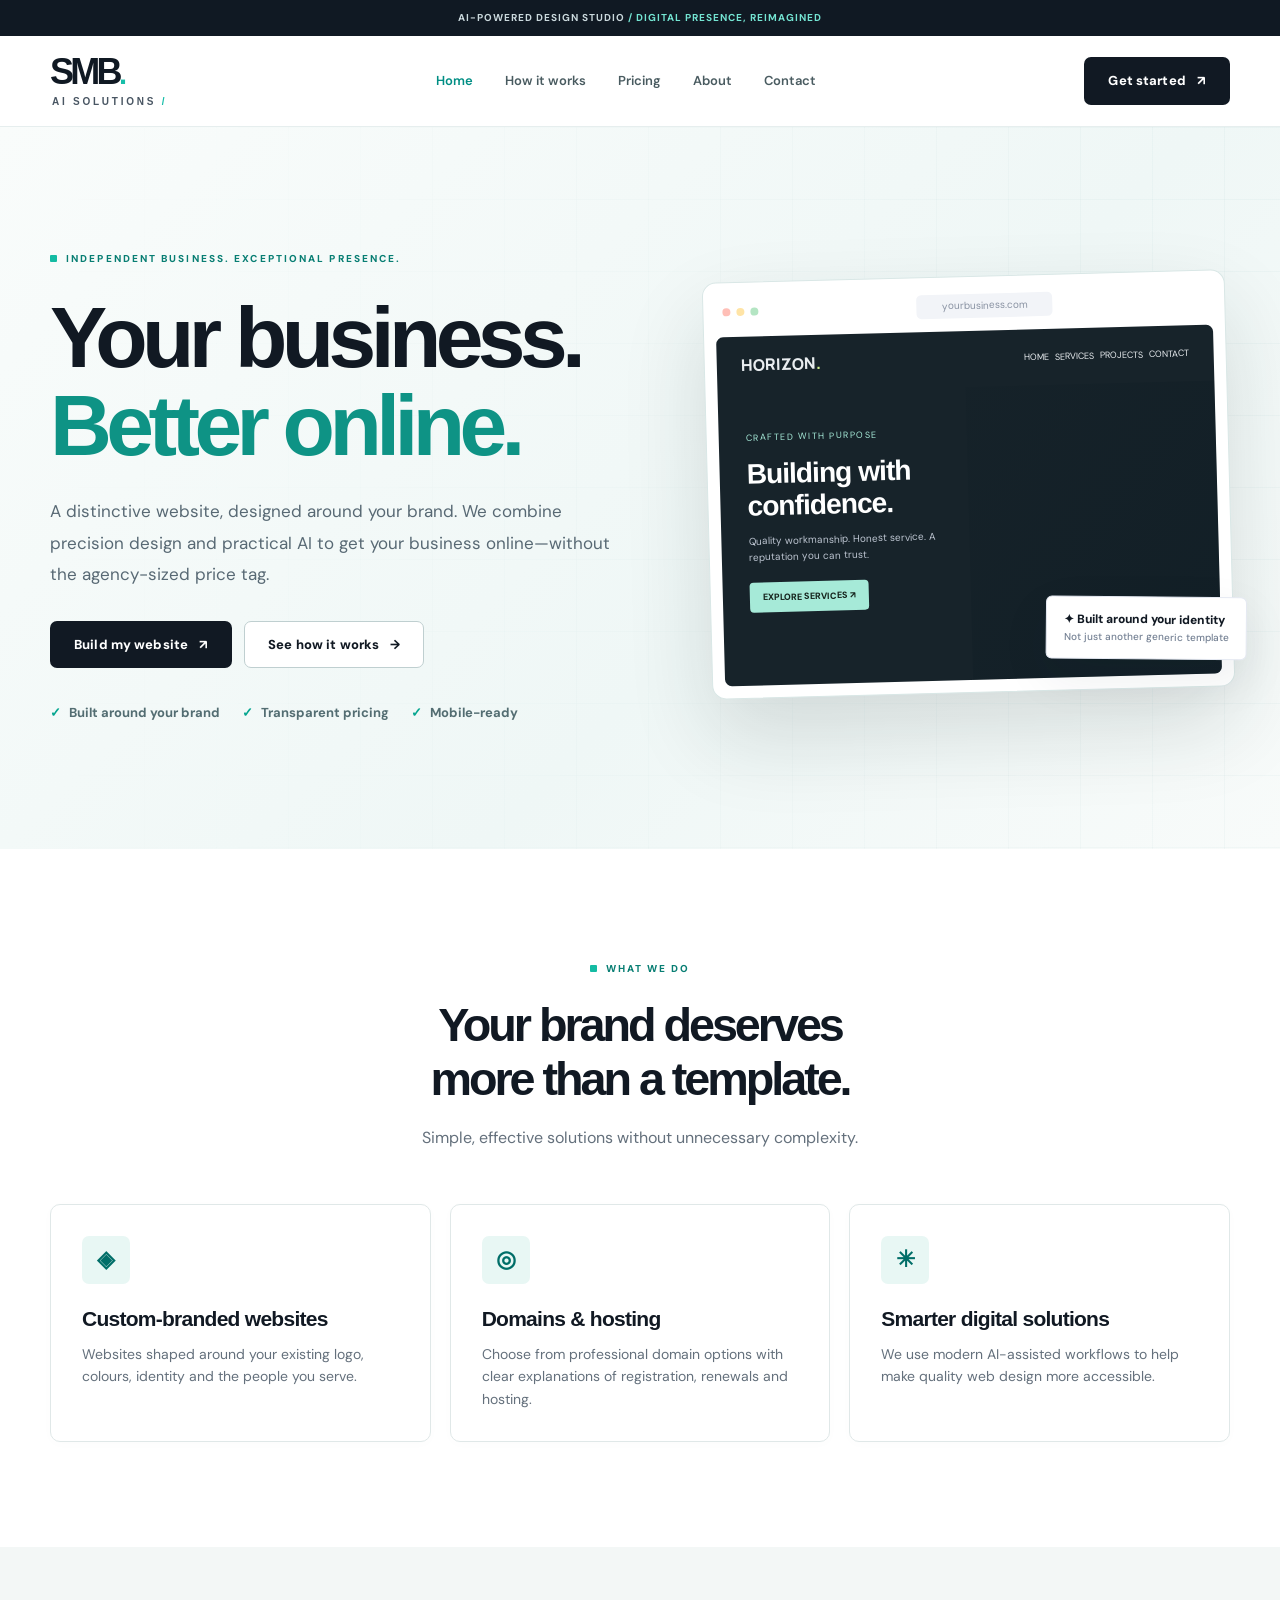
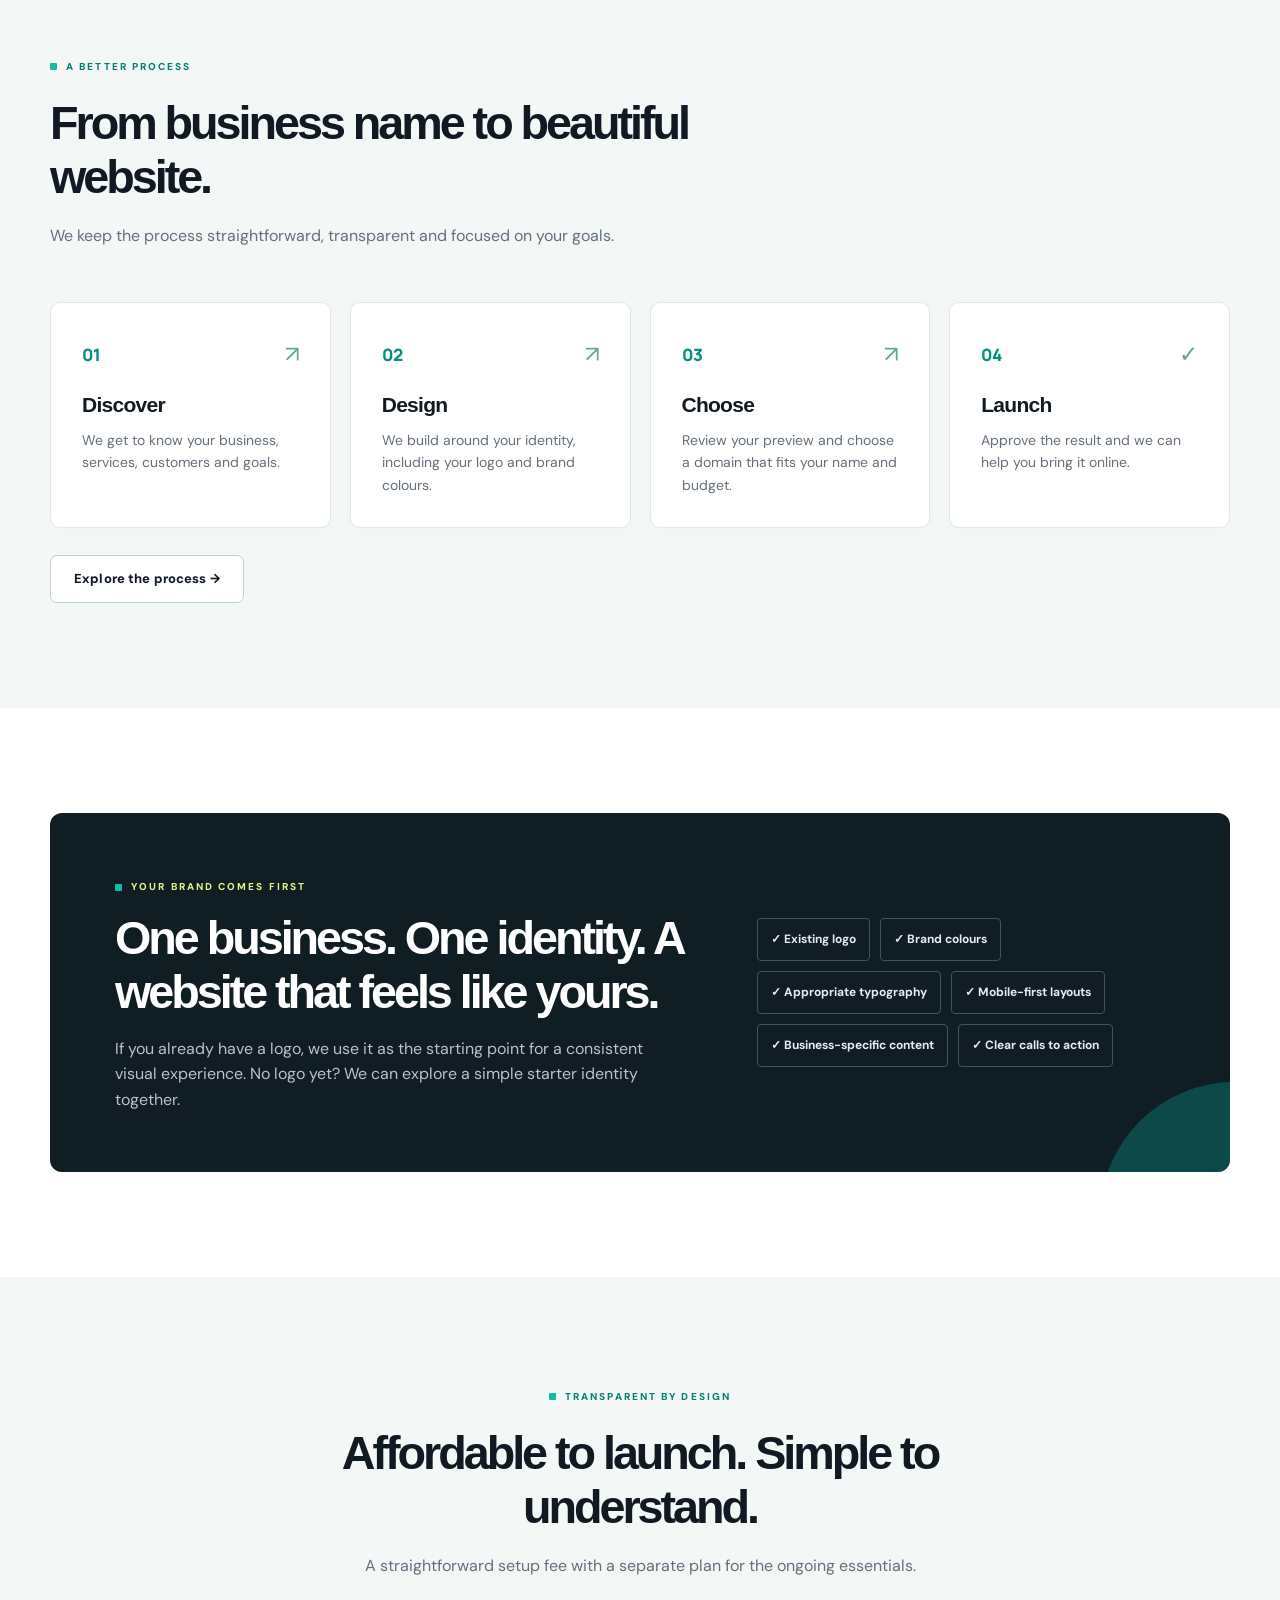
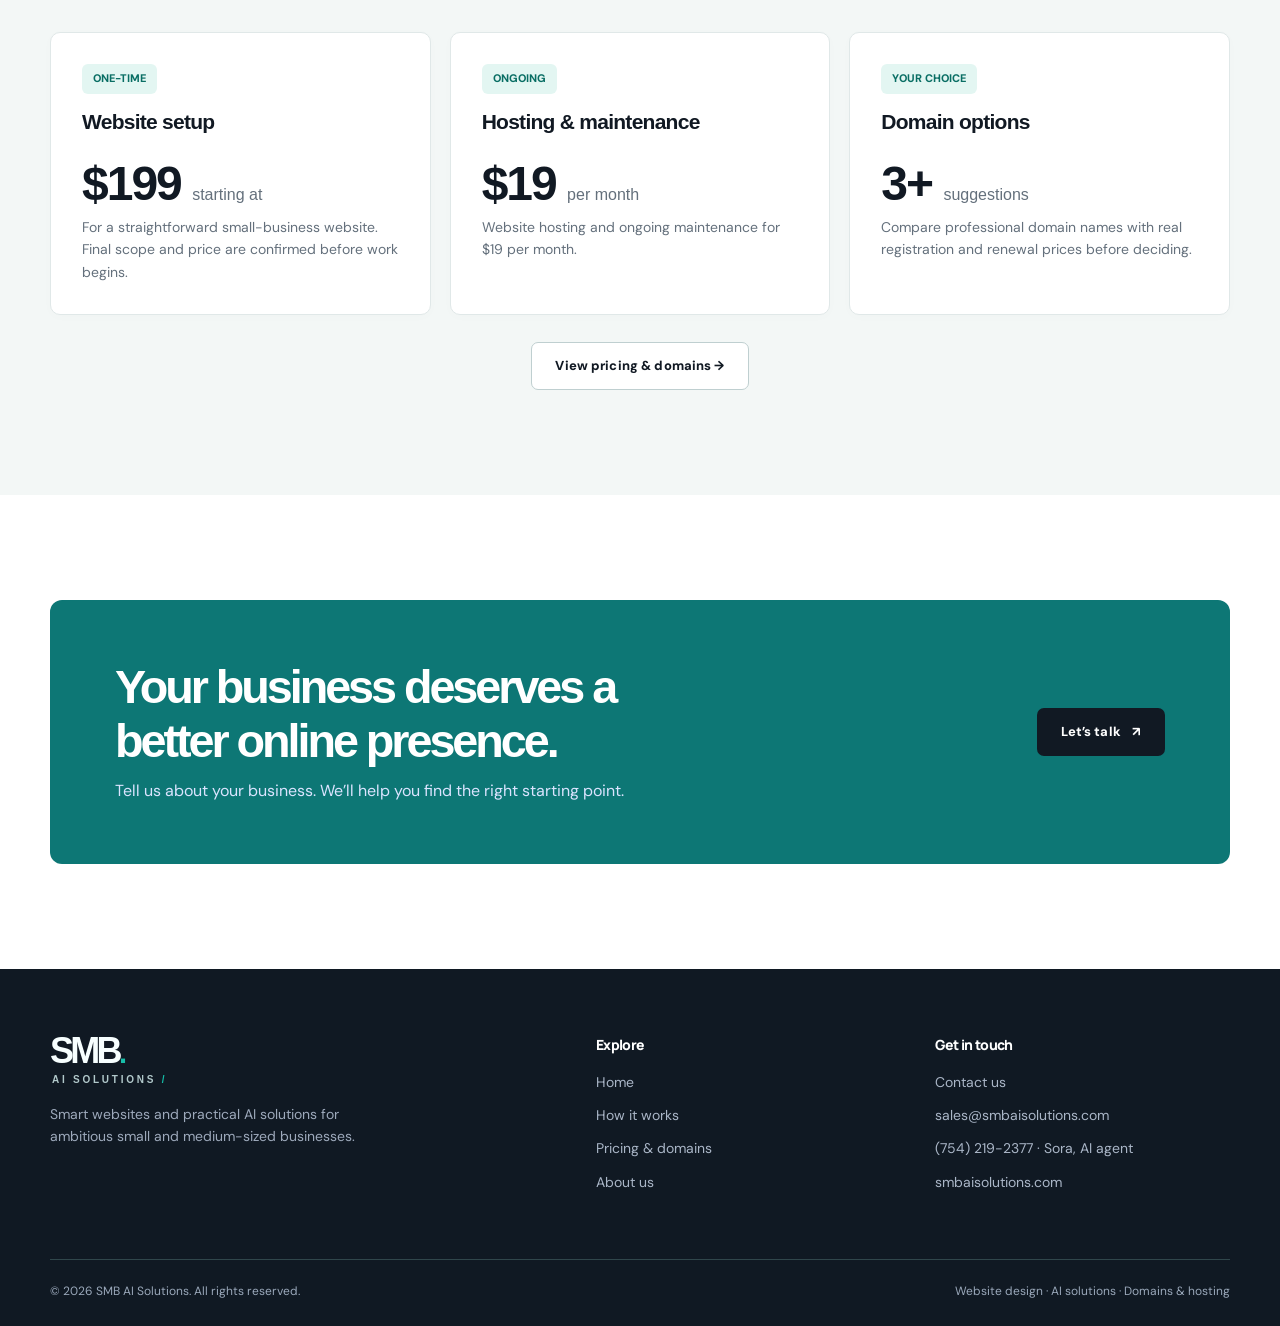
<file: index.html>
<!DOCTYPE html>
<html lang="en">

<head>
    <script>if (window.location.pathname === "/index.html") window.location.replace("/" + window.location.search + window.location.hash);</script>
    <meta charset="utf-8">
    <meta name="viewport" content="width=device-width, initial-scale=1">
    <meta name="theme-color" content="#111a29">
    <meta name="description"
        content="SMB AI Solutions creates branded small-business websites, with clear domain, hosting and maintenance options.">
    <meta property="og:title" content="Professional Websites for Growing Businesses | SMB AI Solutions">
    <meta property="og:description"
        content="SMB AI Solutions creates branded small-business websites, with clear domain, hosting and maintenance options.">
    <meta property="og:type" content="website">
    <title>Professional Websites for Growing Businesses | SMB AI Solutions</title>
    <link rel="icon" type="image/svg+xml" href="/favicon.svg">
    <link rel="stylesheet" href="/styles.css">
</head>

<body><a class="skip" href="#main">Skip to main content</a>
    <div class="topbar">AI-powered design studio <span> / Digital presence, reimagined</span></div>
    <header class="header">
        <div class="container nav"><a href="/" class="brand" aria-label="SMB AI Solutions home"><span
                    class="brand-wordmark"><span class="brand-main">SMB<span class="brand-accent">.</span></span><span
                        class="brand-sub">AI SOLUTIONS<span class="brand-subdot"> /</span></span></span></a>
            <nav class="nav-links" id="primary-nav" aria-label="Main navigation"><a class="active" href="/"
                    aria-current="page">Home</a><a class="" href="/how-it-works/">How it works</a><a class=""
                    href="/pricing/">Pricing</a><a class="" href="/about/">About</a><a class=""
                    href="/contact/">Contact</a></nav><a class="btn btn-primary nav-cta" href="/contact/">Get
                started <span aria-hidden="true">↗</span></a><button class="menu-toggle" aria-controls="primary-nav"
                aria-expanded="false" aria-label="Open navigation">☰</button>
        </div>
    </header>
    <main id="main">
        <section class="hero">
            <div class="container hero-grid">
                <div><span class="eyebrow">Independent business. Exceptional presence.</span>
                    <h1>Your business.<br><em>Better online.</em></h1>
                    <p class="lead">A distinctive website, designed around your brand. We combine precision design and
                        practical AI to get your business online—without the agency-sized price tag.</p>
                    <div class="hero-actions"><a class="btn btn-primary" href="/contact/">Build my website <span
                                aria-hidden="true">↗</span></a><a class="btn btn-outline" href="/how-it-works/">See
                            how it works <span aria-hidden="true">→</span></a></div>
                    <div class="trust"><span>Built around your brand</span><span>Transparent
                            pricing</span><span>Mobile-ready</span></div>
                </div>
                <div class="hero-visual">
                    <div class="browser">
                        <div class="browser-top"><i></i><i></i><i></i>
                            <div class="browser-url">yourbusiness.com</div>
                        </div>
                        <div class="mock-site">
                            <div class="mock-nav"><strong>HORIZON<span style="color:#d5f58e">.</span></strong><span>HOME
                                    &nbsp; SERVICES &nbsp; PROJECTS &nbsp; CONTACT</span></div>
                            <div class="mock-site-body">
                                <div class="mock-copy"><small>CRAFTED WITH PURPOSE</small>
                                    <h3>Building with confidence.</h3>
                                    <p>Quality workmanship. Honest service. A reputation you can trust.</p><span
                                        class="mock-button">EXPLORE SERVICES ↗</span>
                                </div>
                                <div class="mock-photo" role="img" aria-label="Modern construction site"></div>
                            </div>
                        </div>
                        <div class="float-tag">✦ Built around your identity <span>Not just another generic
                                template</span></div>
                    </div>
                </div>
            </div>
        </section>
        <section class="section">
            <div class="container">
                <div class="section-head center"><span class="eyebrow">What we do</span>
                    <h2>Your brand deserves<br>more than a template.</h2>
                    <p>Simple, effective solutions without unnecessary complexity.</p>
                </div>
                <div class="grid-3">
                    <div class="service-card">
                        <div class="iconbox">◈</div>
                        <h3>Custom-branded websites</h3>
                        <p>Websites shaped around your existing logo, colours, identity and the people you serve.</p>
                    </div>
                    <div class="service-card">
                        <div class="iconbox">◎</div>
                        <h3>Domains & hosting</h3>
                        <p>Choose from professional domain options with clear explanations of registration, renewals and
                            hosting.</p>
                    </div>
                    <div class="service-card">
                        <div class="iconbox">✳</div>
                        <h3>Smarter digital solutions</h3>
                        <p>We use modern AI-assisted workflows to help make quality web design more accessible.</p>
                    </div>
                </div>
            </div>
        </section>
        <section class="section alt">
            <div class="container">
                <div class="section-head"><span class="eyebrow">A better process</span>
                    <h2>From business name to beautiful website.</h2>
                    <p>We keep the process straightforward, transparent and focused on your goals.</p>
                </div>
                <div class="grid-4">
                    <div class="step-card">
                        <div class="process-line"><span class="step-number">01</span><span class="arrow">↗</span></div>
                        <h3>Discover</h3>
                        <p>We get to know your business, services, customers and goals.</p>
                    </div>
                    <div class="step-card">
                        <div class="process-line"><span class="step-number">02</span><span class="arrow">↗</span></div>
                        <h3>Design</h3>
                        <p>We build around your identity, including your logo and brand colours.</p>
                    </div>
                    <div class="step-card">
                        <div class="process-line"><span class="step-number">03</span><span class="arrow">↗</span></div>
                        <h3>Choose</h3>
                        <p>Review your preview and choose a domain that fits your name and budget.</p>
                    </div>
                    <div class="step-card">
                        <div class="process-line"><span class="step-number">04</span><span class="arrow">✓</span></div>
                        <h3>Launch</h3>
                        <p>Approve the result and we can help you bring it online.</p>
                    </div>
                </div>
                <div style="margin-top:27px"><a class="btn btn-outline" href="/how-it-works/">Explore the process
                        →</a></div>
            </div>
        </section>
        <section class="section">
            <div class="container">
                <div class="statement">
                    <div><span class="eyebrow" style="color:#d9f78e">Your brand comes first</span>
                        <h2>One business. One identity. A website that feels like yours.</h2>
                        <p>If you already have a logo, we use it as the starting point for a consistent visual
                            experience. No logo yet? We can explore a simple starter identity together.</p>
                    </div>
                    <div class="pill-list"><span class="pill">✓ Existing logo</span><span class="pill">✓ Brand
                            colours</span><span class="pill">✓ Appropriate typography</span><span class="pill">✓
                            Mobile-first layouts</span><span class="pill">✓ Business-specific content</span><span
                            class="pill">✓ Clear calls to action</span></div>
                </div>
            </div>
        </section>
        <section class="section alt">
            <div class="container">
                <div class="section-head center"><span class="eyebrow">Transparent by design</span>
                    <h2>Affordable to launch. Simple to understand.</h2>
                    <p>A straightforward setup fee with a separate plan for the ongoing essentials.</p>
                </div>
                <div class="grid-3">
                    <div class="feature-card"><span class="tag">ONE-TIME</span>
                        <h3 style="margin-top:16px">Website setup</h3>
                        <div class="price">$199 <small>starting at</small></div>
                        <p>For a straightforward small-business website. Final scope and price are confirmed before work
                            begins.</p>
                    </div>
                    <div class="feature-card"><span class="tag">ONGOING</span>
                        <h3 style="margin-top:16px">Hosting & maintenance</h3>
                        <div class="price">$19 <small>per month</small></div>
                        <p>Website hosting and ongoing maintenance for $19 per month.
                        </p>
                    </div>
                    <div class="feature-card"><span class="tag">YOUR CHOICE</span>
                        <h3 style="margin-top:16px">Domain options</h3>
                        <div class="price">3+ <small>suggestions</small></div>
                        <p>Compare professional domain names with real registration and renewal prices before deciding.
                        </p>
                    </div>
                </div>
                <div style="text-align:center;margin-top:27px"><a href="/pricing/" class="btn btn-outline">View
                        pricing & domains →</a></div>
            </div>
        </section>
        <section class="section">
            <div class="container">
                <div class="cta-band">
                    <div>
                        <h2>Your business deserves a better online presence.</h2>
                        <p>Tell us about your business. We’ll help you find the right starting point.</p>
                    </div><a href="/contact/" class="btn btn-dark">Let’s talk <span aria-hidden="true">↗</span></a>
                </div>
            </div>
        </section>
    </main>
    <footer class="footer">
        <div class="container">
            <div class="footer-grid">
                <div><a href="/" class="brand"><span class="brand-wordmark"><span class="brand-main">SMB<span
                                    class="brand-accent">.</span></span><span class="brand-sub">AI SOLUTIONS<span
                                    class="brand-subdot"> /</span></span></span></a>
                    <p>Smart websites and practical AI solutions for ambitious small and medium-sized businesses.</p>
                </div>
                <div>
                    <h4>Explore</h4><a class="link" href="/">Home</a><a class="link"
                        href="/how-it-works/">How it works</a><a class="link" href="/pricing/">Pricing &
                        domains</a><a class="link" href="/about/">About us</a>
                </div>
                <div>
                    <h4>Get in touch</h4><a class="link" href="/contact/">Contact us</a><a class="link"
                        href="mailto:sales@smbaisolutions.com">sales@smbaisolutions.com</a><a class="link"
                        href="tel:+17542192377">(754) 219-2377 · Sora, AI agent</a><a class="link"
                        href="https://smbaisolutions.com">smbaisolutions.com</a>
                </div>
            </div>
            <div class="footer-bottom"><span>© <span data-year>2026</span> SMB AI Solutions. All rights
                    reserved.</span><span>Website design · AI solutions · Domains & hosting</span></div>
        </div>
    </footer>
    <script src="/script.js" defer></script>
</body>

</html>
</file>
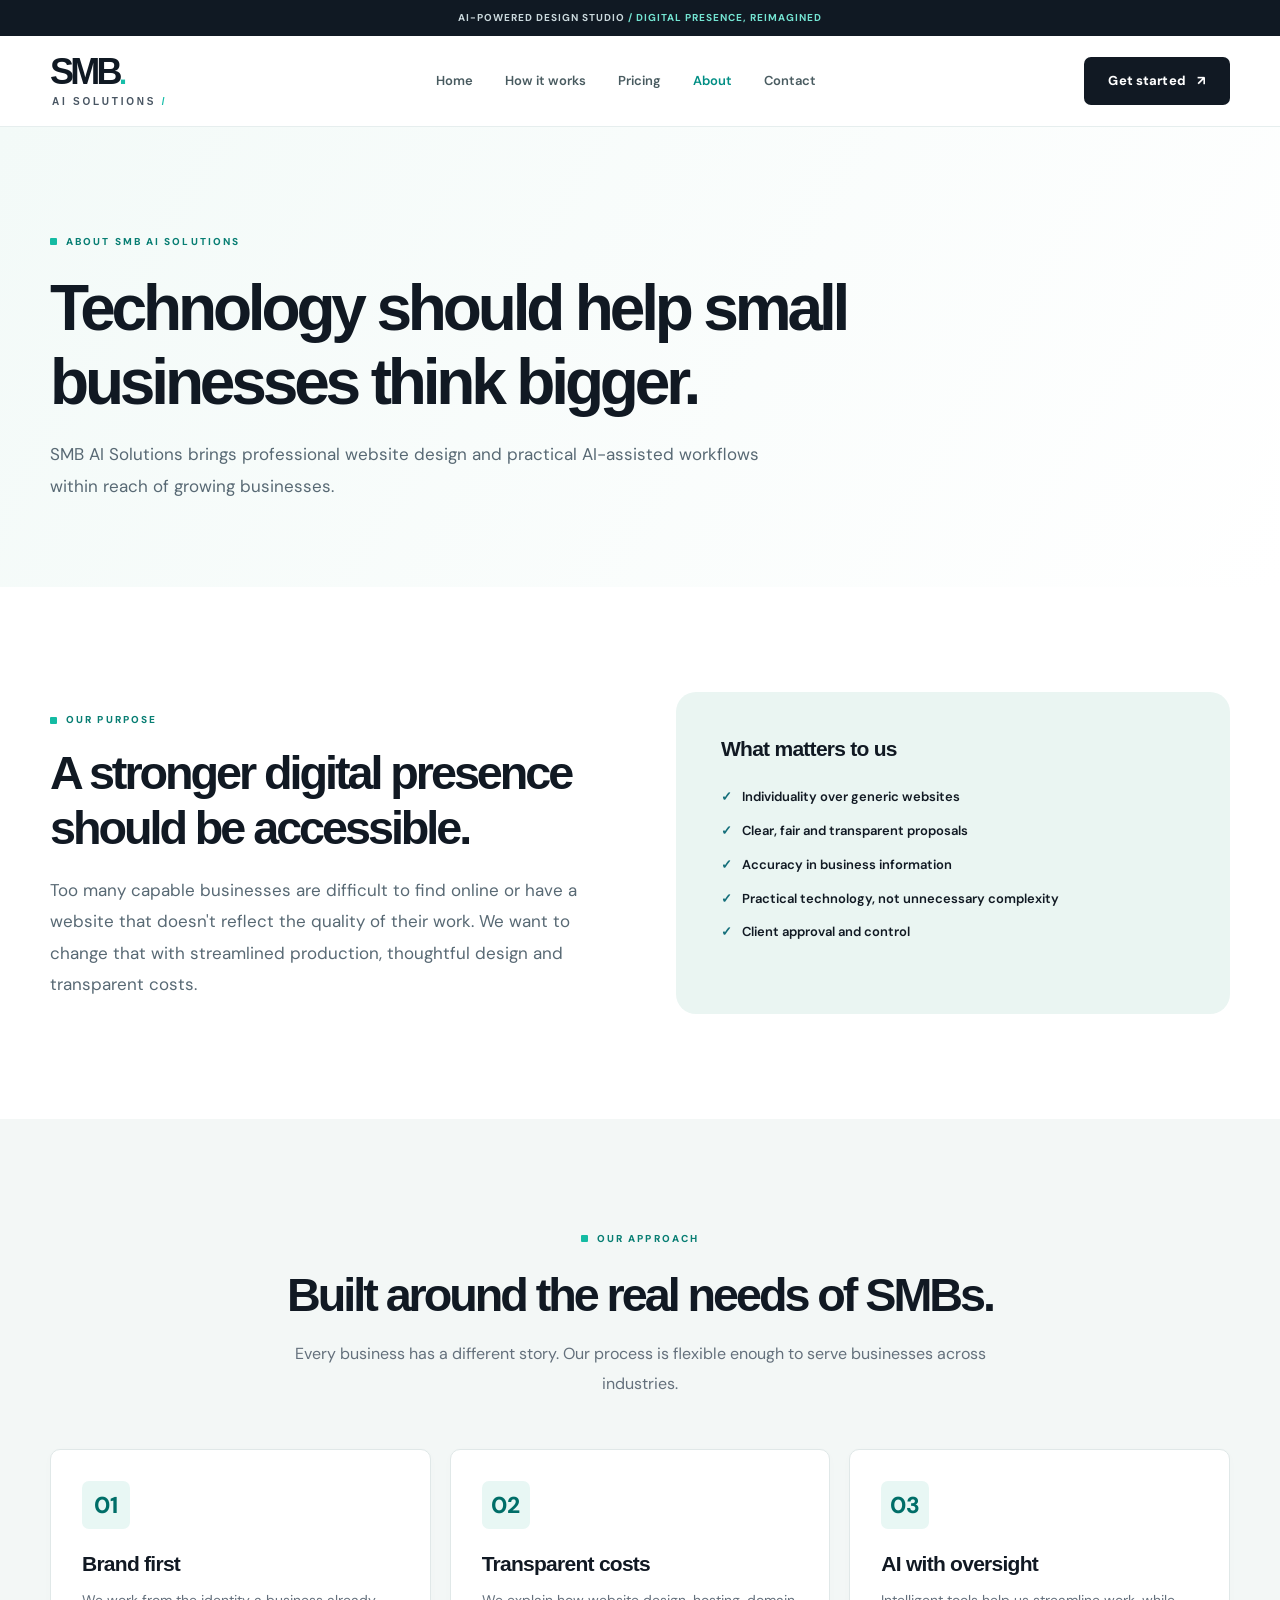
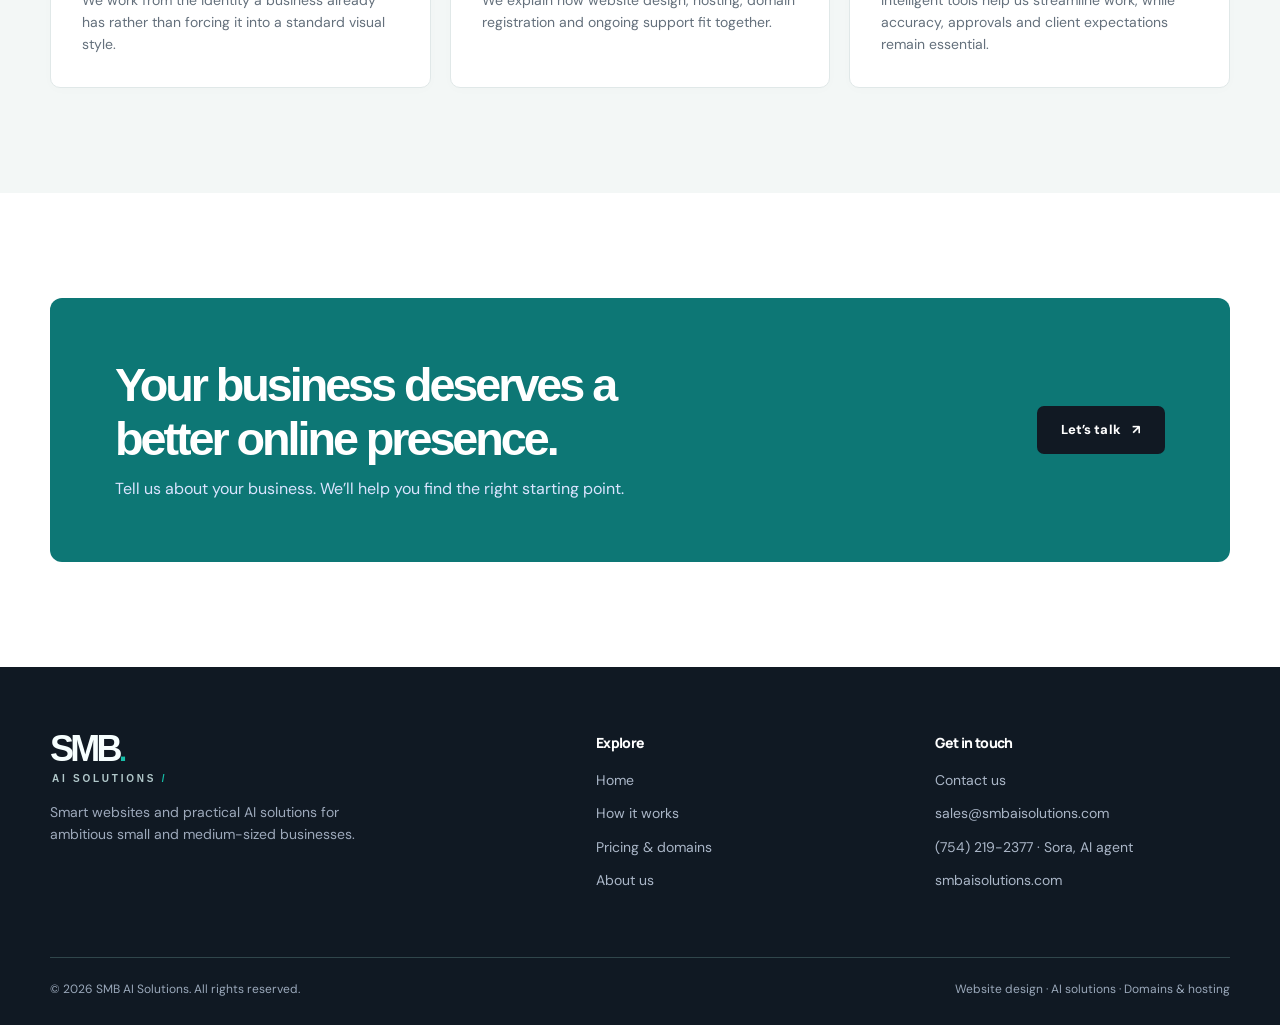
<file: about/index.html>
<!DOCTYPE html>
<html lang="en">

<head>
    <meta charset="utf-8">
    <meta name="viewport" content="width=device-width, initial-scale=1">
    <meta name="theme-color" content="#111a29">
    <meta name="description"
        content="Meet SMB AI Solutions, a web design and AI-focused business dedicated to helping small and medium-sized companies.">
    <meta property="og:title" content="About Us | SMB AI Solutions">
    <meta property="og:description"
        content="Meet SMB AI Solutions, a web design and AI-focused business dedicated to helping small and medium-sized companies.">
    <meta property="og:type" content="website">
    <title>About Us | SMB AI Solutions</title>
    <link rel="icon" type="image/svg+xml" href="/favicon.svg">
    <link rel="stylesheet" href="/styles.css">
</head>

<body><a class="skip" href="#main">Skip to main content</a>
    <div class="topbar">AI-powered design studio <span> / Digital presence, reimagined</span></div>
    <header class="header">
        <div class="container nav"><a href="/" class="brand" aria-label="SMB AI Solutions home"><span
                    class="brand-wordmark"><span class="brand-main">SMB<span class="brand-accent">.</span></span><span
                        class="brand-sub">AI SOLUTIONS<span class="brand-subdot"> /</span></span></span></a>
            <nav class="nav-links" id="primary-nav" aria-label="Main navigation"><a class=""
                    href="/">Home</a><a class="" href="/how-it-works/">How it works</a><a class=""
                    href="/pricing/">Pricing</a><a class="active" href="/about/" aria-current="page">About</a><a
                    class="" href="/contact/">Contact</a></nav><a class="btn btn-primary nav-cta"
                href="/contact/">Get started <span aria-hidden="true">↗</span></a><button class="menu-toggle"
                aria-controls="primary-nav" aria-expanded="false" aria-label="Open navigation">☰</button>
        </div>
    </header>
    <main id="main">
        <section class="page-hero">
            <div class="container"><span class="eyebrow">About SMB AI Solutions</span>
                <h1>Technology should help small businesses think bigger.</h1>
                <p class="lead">SMB AI Solutions brings professional website design and practical AI-assisted workflows
                    within reach of growing businesses.</p>
            </div>
        </section>
        <section class="section">
            <div class="container two-col">
                <div><span class="eyebrow">Our purpose</span>
                    <h2 style="margin:15px 0 20px">A stronger digital presence should be accessible.</h2>
                    <p class="lead">Too many capable businesses are difficult to find online or have a website that
                        doesn't reflect the quality of their work. We want to change that with streamlined production,
                        thoughtful design and transparent costs.</p>
                </div>
                <div class="info-block">
                    <h3>What matters to us</h3>
                    <ul class="checklist">
                        <li>Individuality over generic websites</li>
                        <li>Clear, fair and transparent proposals</li>
                        <li>Accuracy in business information</li>
                        <li>Practical technology, not unnecessary complexity</li>
                        <li>Client approval and control</li>
                    </ul>
                </div>
            </div>
        </section>
        <section class="section alt">
            <div class="container">
                <div class="section-head center"><span class="eyebrow">Our approach</span>
                    <h2>Built around the real needs of SMBs.</h2>
                    <p>Every business has a different story. Our process is flexible enough to serve businesses across
                        industries.</p>
                </div>
                <div class="grid-3">
                    <div class="service-card">
                        <div class="iconbox">01</div>
                        <h3>Brand first</h3>
                        <p>We work from the identity a business already has rather than forcing it into a standard
                            visual style.</p>
                    </div>
                    <div class="service-card">
                        <div class="iconbox">02</div>
                        <h3>Transparent costs</h3>
                        <p>We explain how website design, hosting, domain registration and ongoing support fit together.
                        </p>
                    </div>
                    <div class="service-card">
                        <div class="iconbox">03</div>
                        <h3>AI with oversight</h3>
                        <p>Intelligent tools help us streamline work, while accuracy, approvals and client expectations
                            remain essential.</p>
                    </div>
                </div>
            </div>
        </section>
        <section class="section">
            <div class="container">
                <div class="cta-band">
                    <div>
                        <h2>Your business deserves a better online presence.</h2>
                        <p>Tell us about your business. We’ll help you find the right starting point.</p>
                    </div><a href="/contact/" class="btn btn-dark">Let’s talk <span aria-hidden="true">↗</span></a>
                </div>
            </div>
        </section>
    </main>
    <footer class="footer">
        <div class="container">
            <div class="footer-grid">
                <div><a href="/" class="brand"><span class="brand-wordmark"><span class="brand-main">SMB<span
                                    class="brand-accent">.</span></span><span class="brand-sub">AI SOLUTIONS<span
                                    class="brand-subdot"> /</span></span></span></a>
                    <p>Smart websites and practical AI solutions for ambitious small and medium-sized businesses.</p>
                </div>
                <div>
                    <h4>Explore</h4><a class="link" href="/">Home</a><a class="link"
                        href="/how-it-works/">How it works</a><a class="link" href="/pricing/">Pricing &
                        domains</a><a class="link" href="/about/">About us</a>
                </div>
                <div>
                    <h4>Get in touch</h4><a class="link" href="/contact/">Contact us</a><a class="link"
                        href="mailto:sales@smbaisolutions.com">sales@smbaisolutions.com</a><a class="link"
                        href="tel:+17542192377">(754) 219-2377 · Sora, AI agent</a><a class="link"
                        href="https://smbaisolutions.com">smbaisolutions.com</a>
                </div>
            </div>
            <div class="footer-bottom"><span>© <span data-year>2026</span> SMB AI Solutions. All rights
                    reserved.</span><span>Website design · AI solutions · Domains & hosting</span></div>
        </div>
    </footer>
    <script src="/script.js" defer></script>
</body>

</html>
</file>
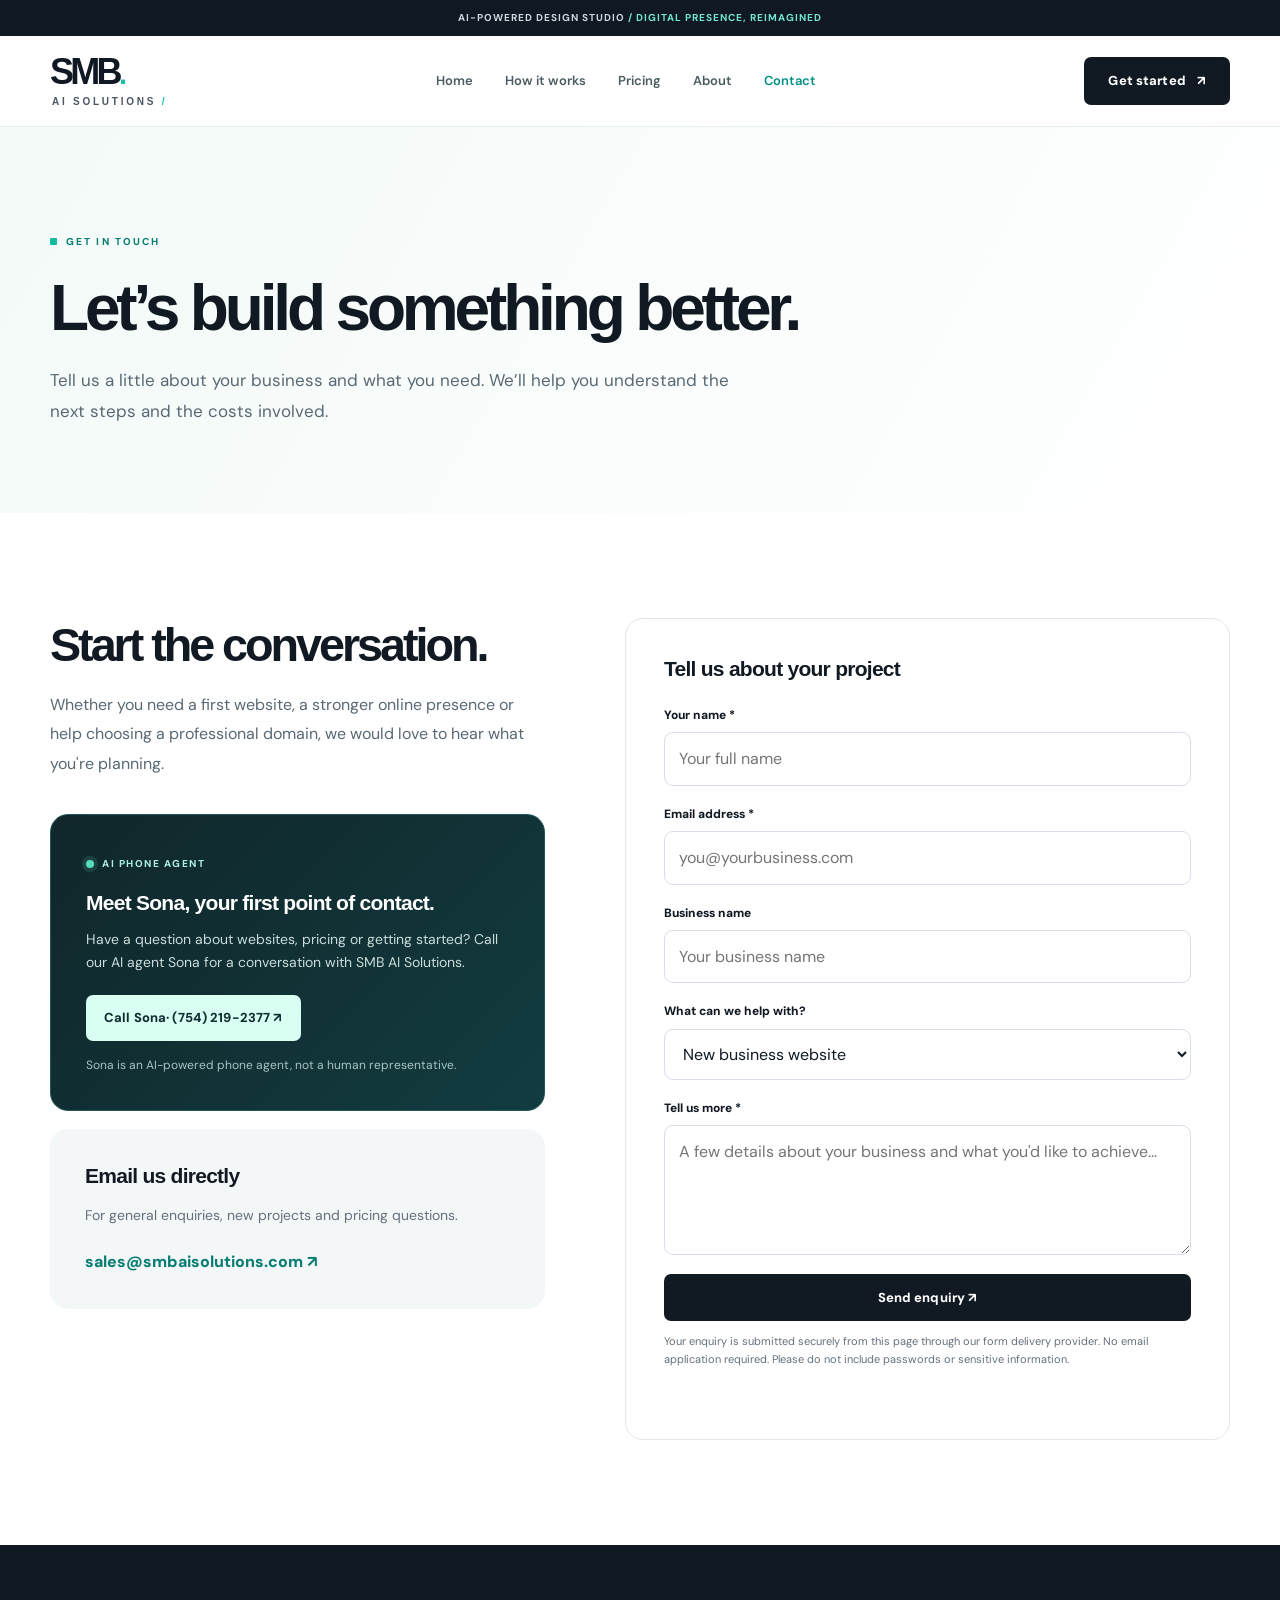
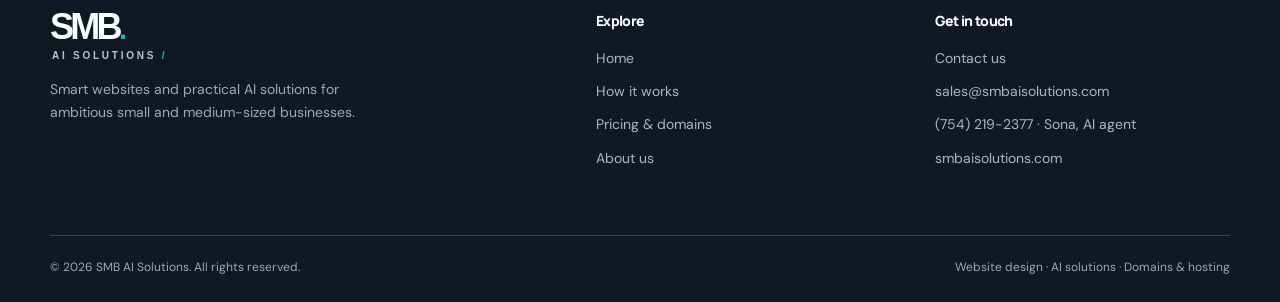
<file: contact/index.html>
<!DOCTYPE html>
<html lang="en">

<head>
    <meta charset="utf-8">
    <meta name="viewport" content="width=device-width, initial-scale=1">
    <meta name="theme-color" content="#111a29">
    <meta name="description"
        content="Contact SMB AI Solutions about a professionally branded website, professional domain options and website hosting.">
    <meta property="og:title" content="Contact Us | SMB AI Solutions">
    <meta property="og:description"
        content="Contact SMB AI Solutions about a professionally branded website, professional domain options and website hosting.">
    <meta property="og:type" content="website">
    <title>Contact Us | SMB AI Solutions</title>
    <link rel="icon" type="image/svg+xml" href="/favicon.svg">
    <link rel="stylesheet" href="/styles.css">
</head>

<body><a class="skip" href="#main">Skip to main content</a>
    <div class="topbar">AI-powered design studio <span> / Digital presence, reimagined</span></div>
    <header class="header">
        <div class="container nav"><a href="/" class="brand" aria-label="SMB AI Solutions home"><span
                    class="brand-wordmark"><span class="brand-main">SMB<span class="brand-accent">.</span></span><span
                        class="brand-sub">AI SOLUTIONS<span class="brand-subdot"> /</span></span></span></a>
            <nav class="nav-links" id="primary-nav" aria-label="Main navigation"><a class=""
                    href="/">Home</a><a class="" href="/how-it-works/">How it works</a><a class=""
                    href="/pricing/">Pricing</a><a class="" href="/about/">About</a><a class="active"
                    href="/contact/" aria-current="page">Contact</a></nav><a class="btn btn-primary nav-cta"
                href="/contact/">Get started <span aria-hidden="true">↗</span></a><button class="menu-toggle"
                aria-controls="primary-nav" aria-expanded="false" aria-label="Open navigation">☰</button>
        </div>
    </header>
    <main id="main">
        <section class="page-hero">
            <div class="container"><span class="eyebrow">Get in touch</span>
                <h1>Let’s build something better.</h1>
                <p class="lead">Tell us a little about your business and what you need. We’ll help you understand the
                    next steps and the costs involved.</p>
            </div>
        </section>
        <section class="section">
            <div class="container contact-grid">
                <div>
                    <h2 style="margin-bottom:18px">Start the conversation.</h2>
                    <p class="lead" style="font-size:16px">Whether you need a first website, a stronger online presence
                        or help choosing a professional domain, we would love to hear what you're planning.</p>
                    <div class="contact-box sora-card" style="margin-top:35px"><span class="sora-chip"><span
                                class="sora-indicator"></span> AI PHONE AGENT</span>
                        <h3>Meet Sona, your first point of contact.</h3>
                        <p>Have a question about websites, pricing or getting started? Call our AI agent Sona for a
                            conversation with SMB AI Solutions.</p><a class="btn btn-primary sora-call"
                            href="tel:+17542192377" aria-label="Call Sona, our AI agent, at (754) 219-2377">Call Sona·
                            (754) 219-2377 ↗</a>
                        <p class="sora-disclosure">Sona is an AI-powered phone agent, not a human representative.</p>
                    </div>
                    <div class="contact-box" style="margin-top:18px">
                        <h3>Email us directly</h3>
                        <p>For general enquiries, new projects and pricing questions.</p><a
                            href="mailto:sales@smbaisolutions.com">sales@smbaisolutions.com ↗</a>
                    </div>
                </div>
                <form class="form" id="contact-form" method="POST"
                    action="https://formsubmit.co/ajax/sales@smbaisolutions.com"><input type="hidden" name="_subject"
                        value="New enquiry from SMB AI Solutions website"><input type="hidden" name="_template"
                        value="table">
                    <div class="form-honeypot" aria-hidden="true"><label for="website_url">Leave this field
                            blank</label><input type="text" id="website_url" name="_honey" tabindex="-1"
                            autocomplete="off"></div>
                    <h3 style="margin-bottom:25px">Tell us about your project</h3>
                    <div class="form-field"><label for="name">Your name *</label><input id="name" name="name"
                            autocomplete="name" required placeholder="Your full name"></div>
                    <div class="form-field"><label for="email">Email address *</label><input id="email" name="email"
                            type="email" autocomplete="email" required placeholder="you@yourbusiness.com"></div>
                    <div class="form-field"><label for="business">Business name</label><input id="business"
                            name="business" autocomplete="organization" placeholder="Your business name"></div>
                    <div class="form-field"><label for="service">What can we help with?</label><select id="service"
                            name="service">
                            <option>New business website</option>
                            <option>Website redesign</option>
                            <option>Domain and hosting</option>
                            <option>AI business solutions</option>
                            <option>Something else</option>
                        </select></div>
                    <div class="form-field"><label for="message">Tell us more *</label><textarea id="message"
                            name="message" required
                            placeholder="A few details about your business and what you'd like to achieve..."></textarea>
                    </div><button type="submit" class="btn btn-primary">Send enquiry ↗</button>
                    <p class="legal">Your enquiry is submitted securely from this page through our form delivery
                        provider. No email application required. Please do not include passwords or sensitive
                        information.</p>
                    <p class="status" id="form-status" role="status" aria-live="polite"></p>
                </form>
            </div>
        </section>
    </main>
    <footer class="footer">
        <div class="container">
            <div class="footer-grid">
                <div><a href="/" class="brand"><span class="brand-wordmark"><span class="brand-main">SMB<span
                                    class="brand-accent">.</span></span><span class="brand-sub">AI SOLUTIONS<span
                                    class="brand-subdot"> /</span></span></span></a>
                    <p>Smart websites and practical AI solutions for ambitious small and medium-sized businesses.</p>
                </div>
                <div>
                    <h4>Explore</h4><a class="link" href="/">Home</a><a class="link"
                        href="/how-it-works/">How it works</a><a class="link" href="/pricing/">Pricing &
                        domains</a><a class="link" href="/about/">About us</a>
                </div>
                <div>
                    <h4>Get in touch</h4><a class="link" href="/contact/">Contact us</a><a class="link"
                        href="mailto:sales@smbaisolutions.com">sales@smbaisolutions.com</a><a class="link"
                        href="tel:+17542192377">(754) 219-2377 · Sona, AI agent</a><a class="link"
                        href="https://smbaisolutions.com">smbaisolutions.com</a>
                </div>
            </div>
            <div class="footer-bottom"><span>© <span data-year>2026</span> SMB AI Solutions. All rights
                    reserved.</span><span>Website design · AI solutions · Domains & hosting</span></div>
        </div>
    </footer>
    <script src="/script.js" defer></script>
</body>

</html>
</file>
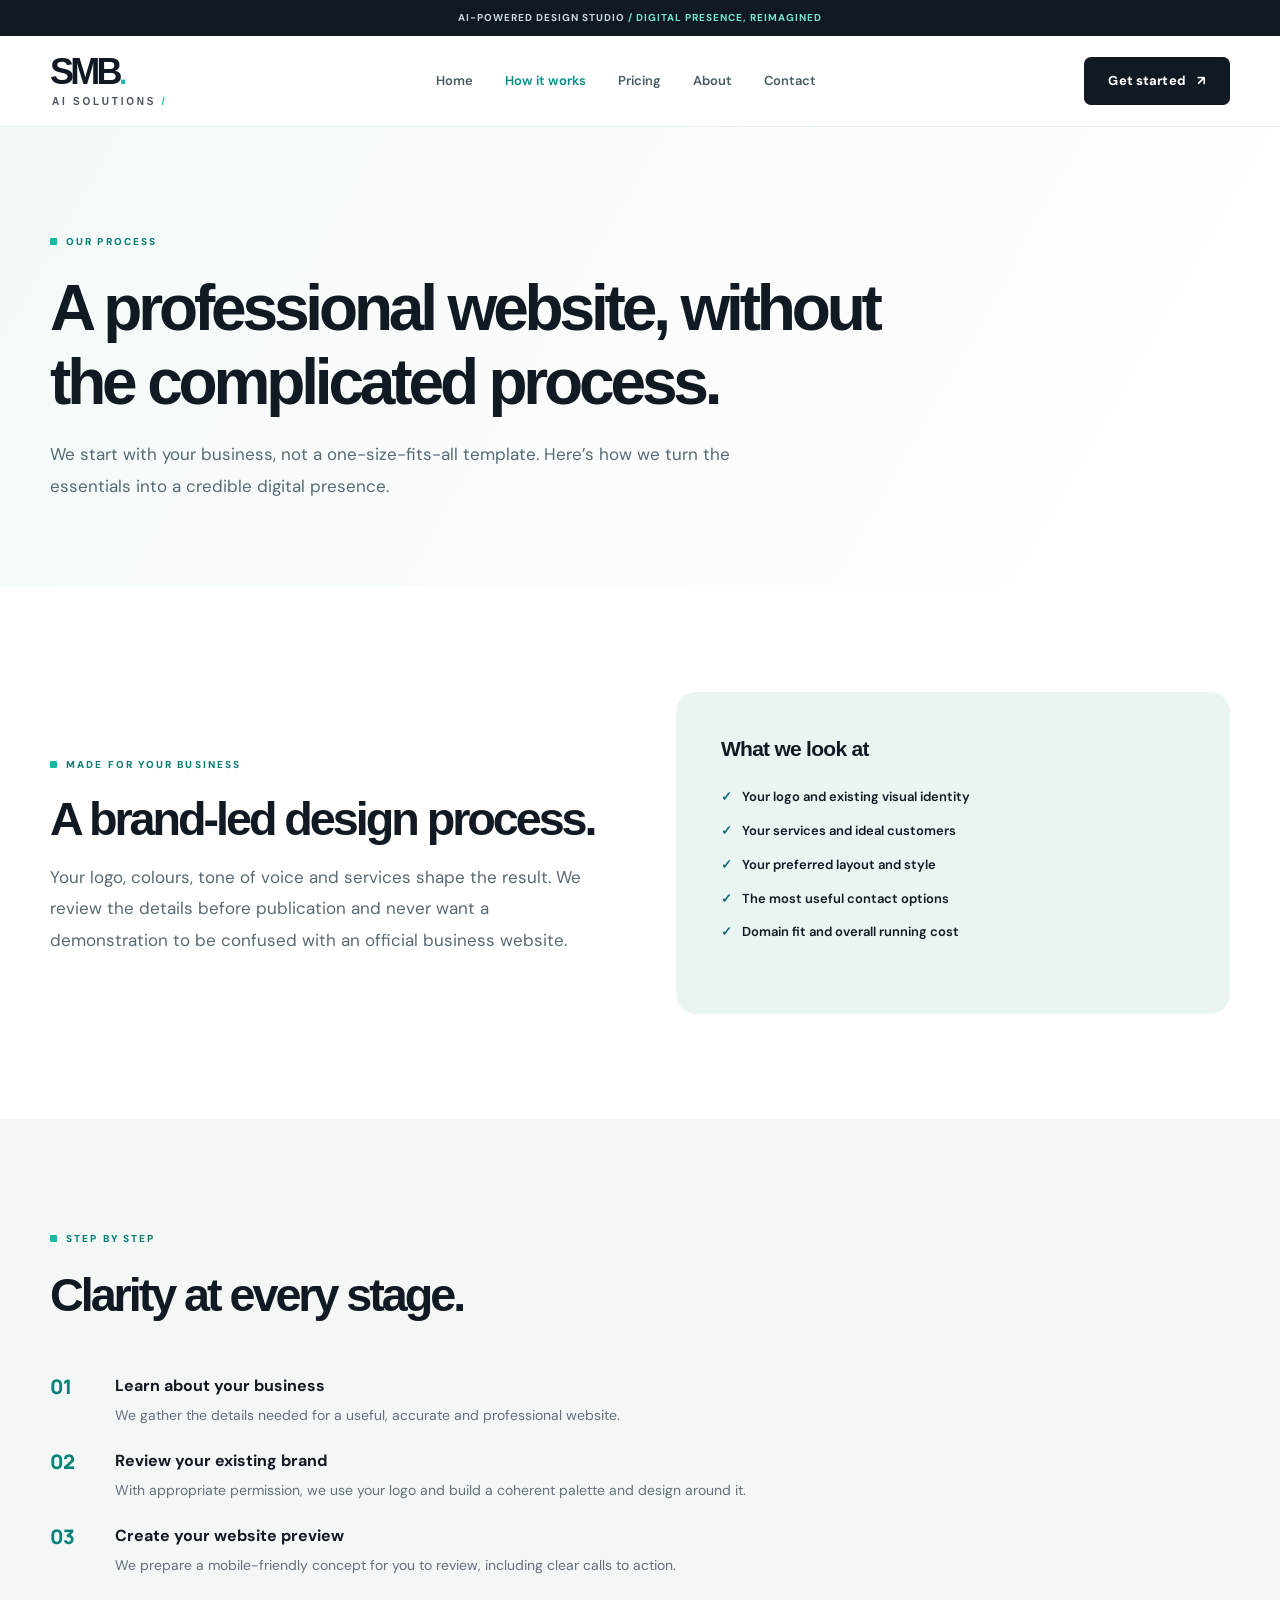
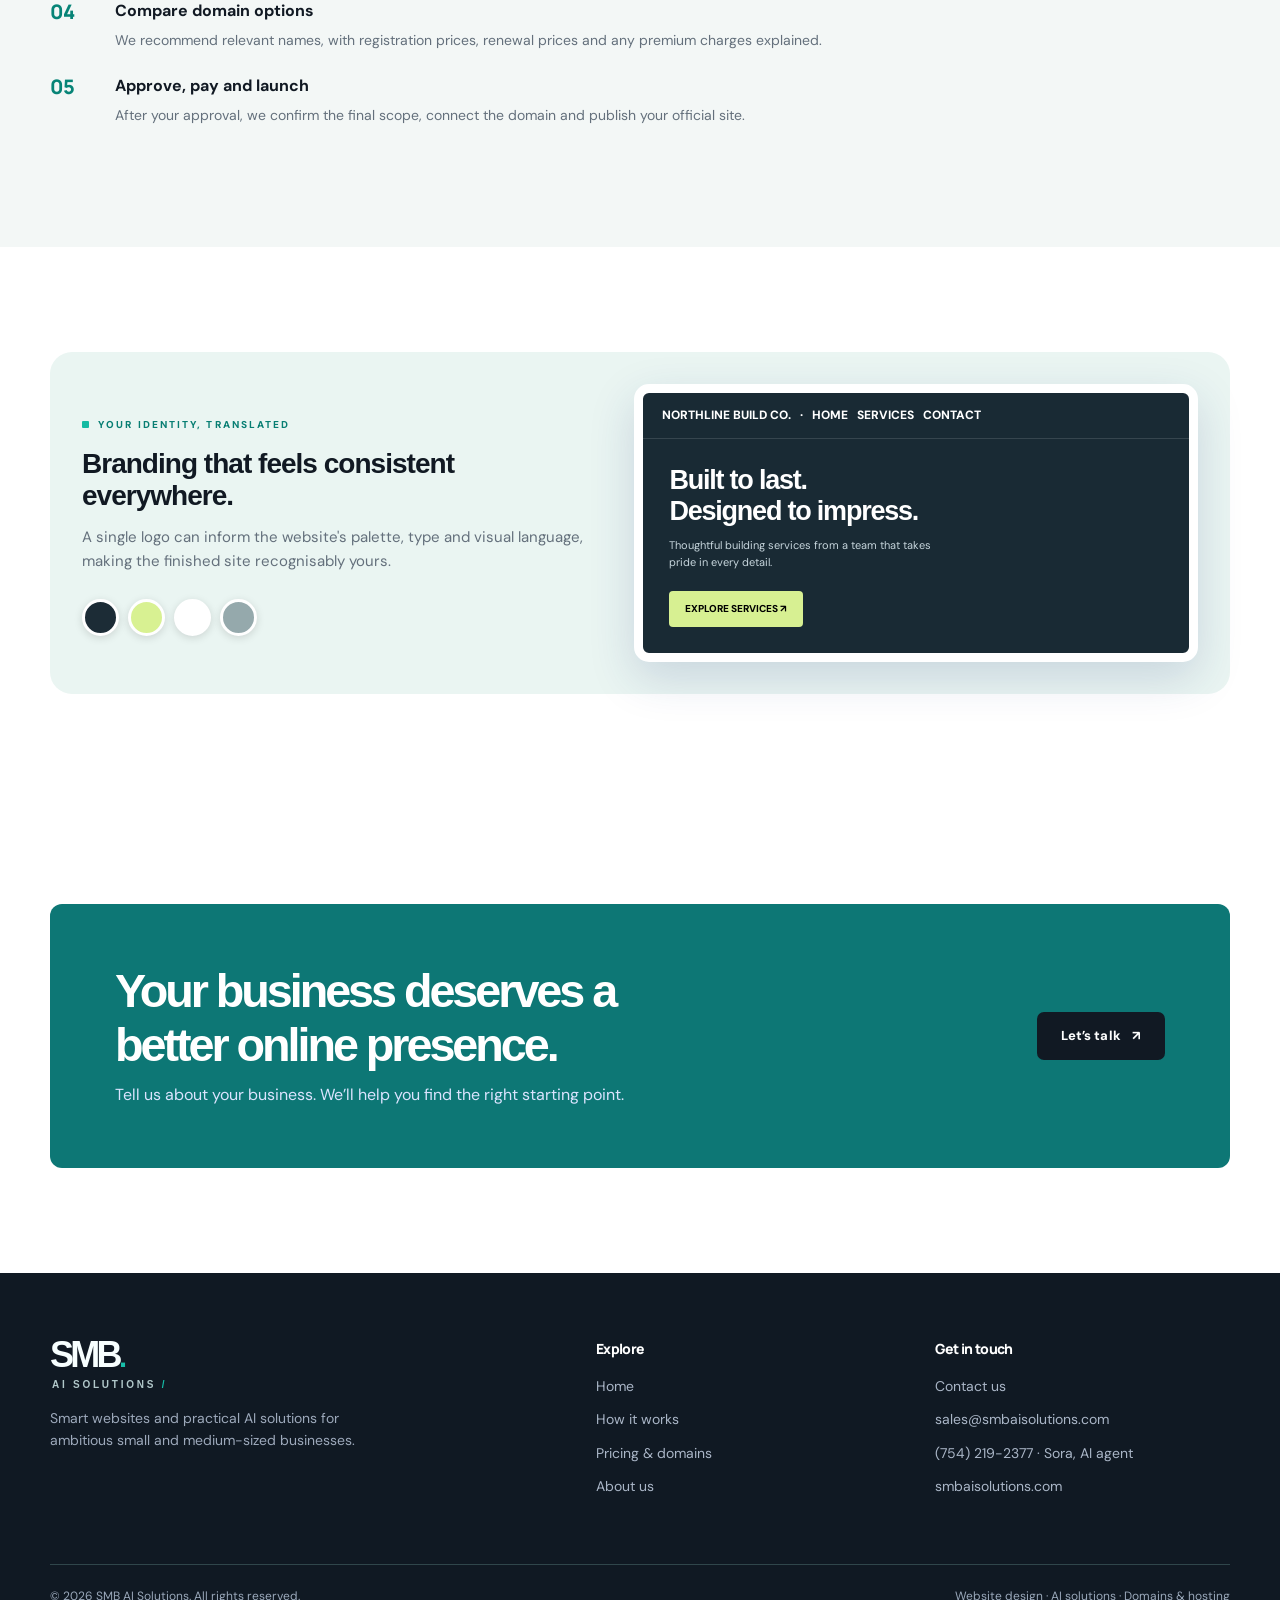
<file: how-it-works/index.html>
<!DOCTYPE html>
<html lang="en">

<head>
    <meta charset="utf-8">
    <meta name="viewport" content="width=device-width, initial-scale=1">
    <meta name="theme-color" content="#111a29">
    <meta name="description"
        content="Learn how SMB AI Solutions creates brand-matched websites and helps clients select professional domains.">
    <meta property="og:title" content="How It Works | SMB AI Solutions">
    <meta property="og:description"
        content="Learn how SMB AI Solutions creates brand-matched websites and helps clients select professional domains.">
    <meta property="og:type" content="website">
    <title>How It Works | SMB AI Solutions</title>
    <link rel="icon" type="image/svg+xml" href="/favicon.svg">
    <link rel="stylesheet" href="/styles.css">
</head>

<body><a class="skip" href="#main">Skip to main content</a>
    <div class="topbar">AI-powered design studio <span> / Digital presence, reimagined</span></div>
    <header class="header">
        <div class="container nav"><a href="/" class="brand" aria-label="SMB AI Solutions home"><span
                    class="brand-wordmark"><span class="brand-main">SMB<span class="brand-accent">.</span></span><span
                        class="brand-sub">AI SOLUTIONS<span class="brand-subdot"> /</span></span></span></a>
            <nav class="nav-links" id="primary-nav" aria-label="Main navigation"><a class=""
                    href="/">Home</a><a class="active" href="/how-it-works/" aria-current="page">How it
                    works</a><a class="" href="/pricing/">Pricing</a><a class="" href="/about/">About</a><a
                    class="" href="/contact/">Contact</a></nav><a class="btn btn-primary nav-cta"
                href="/contact/">Get started <span aria-hidden="true">↗</span></a><button class="menu-toggle"
                aria-controls="primary-nav" aria-expanded="false" aria-label="Open navigation">☰</button>
        </div>
    </header>
    <main id="main">
        <section class="page-hero">
            <div class="container"><span class="eyebrow">Our process</span>
                <h1>A professional website, without the complicated process.</h1>
                <p class="lead">We start with your business, not a one-size-fits-all template. Here’s how we turn the
                    essentials into a credible digital presence.</p>
            </div>
        </section>
        <section class="section">
            <div class="container two-col">
                <div><span class="eyebrow">Made for your business</span>
                    <h2 style="margin:16px 0">A brand-led design process.</h2>
                    <p class="lead">Your logo, colours, tone of voice and services shape the result. We review the
                        details before publication and never want a demonstration to be confused with an official
                        business website.</p>
                </div>
                <div class="info-block">
                    <h3>What we look at</h3>
                    <ul class="checklist">
                        <li>Your logo and existing visual identity</li>
                        <li>Your services and ideal customers</li>
                        <li>Your preferred layout and style</li>
                        <li>The most useful contact options</li>
                        <li>Domain fit and overall running cost</li>
                    </ul>
                </div>
            </div>
        </section>
        <section class="section alt">
            <div class="container">
                <div class="section-head"><span class="eyebrow">Step by step</span>
                    <h2>Clarity at every stage.</h2>
                </div>
                <ol class="number-list">
                    <li><strong>Learn about your business</strong>
                        <p>We gather the details needed for a useful, accurate and professional website.</p>
                    </li>
                    <li><strong>Review your existing brand</strong>
                        <p>With appropriate permission, we use your logo and build a coherent palette and design around
                            it.</p>
                    </li>
                    <li><strong>Create your website preview</strong>
                        <p>We prepare a mobile-friendly concept for you to review, including clear calls to action.</p>
                    </li>
                    <li><strong>Compare domain options</strong>
                        <p>We recommend relevant names, with registration prices, renewal prices and any premium charges
                            explained.</p>
                    </li>
                    <li><strong>Approve, pay and launch</strong>
                        <p>After your approval, we confirm the final scope, connect the domain and publish your official
                            site.</p>
                    </li>
                </ol>
            </div>
        </section>
        <section class="section">
            <div class="container example-panel">
                <div><span class="eyebrow">Your identity, translated</span>
                    <h3>Branding that feels consistent everywhere.</h3>
                    <p>A single logo can inform the website's palette, type and visual language, making the finished
                        site recognisably yours.</p>
                    <div class="palette"><b style="background:#1c2c36"></b><b style="background:#d8f192"></b><b
                            style="background:#fff"></b><b style="background:#95a9ac"></b></div>
                </div>
                <div class="mini-preview">
                    <div class="strip">NORTHLINE BUILD CO. &nbsp; · &nbsp; HOME &nbsp; SERVICES &nbsp; CONTACT</div>
                    <div class="mini-inner">
                        <h4>Built to last.<br>Designed to impress.</h4>
                        <p>Thoughtful building services from a team that takes pride in every detail.</p><button
                            type="button">EXPLORE SERVICES ↗</button>
                    </div>
                </div>
            </div>
        </section>
        <section class="section">
            <div class="container">
                <div class="cta-band">
                    <div>
                        <h2>Your business deserves a better online presence.</h2>
                        <p>Tell us about your business. We’ll help you find the right starting point.</p>
                    </div><a href="/contact/" class="btn btn-dark">Let’s talk <span aria-hidden="true">↗</span></a>
                </div>
            </div>
        </section>
    </main>
    <footer class="footer">
        <div class="container">
            <div class="footer-grid">
                <div><a href="/" class="brand"><span class="brand-wordmark"><span class="brand-main">SMB<span
                                    class="brand-accent">.</span></span><span class="brand-sub">AI SOLUTIONS<span
                                    class="brand-subdot"> /</span></span></span></a>
                    <p>Smart websites and practical AI solutions for ambitious small and medium-sized businesses.</p>
                </div>
                <div>
                    <h4>Explore</h4><a class="link" href="/">Home</a><a class="link"
                        href="/how-it-works/">How it works</a><a class="link" href="/pricing/">Pricing &
                        domains</a><a class="link" href="/about/">About us</a>
                </div>
                <div>
                    <h4>Get in touch</h4><a class="link" href="/contact/">Contact us</a><a class="link"
                        href="mailto:sales@smbaisolutions.com">sales@smbaisolutions.com</a><a class="link"
                        href="tel:+17542192377">(754) 219-2377 · Sora, AI agent</a><a class="link"
                        href="https://smbaisolutions.com">smbaisolutions.com</a>
                </div>
            </div>
            <div class="footer-bottom"><span>© <span data-year>2026</span> SMB AI Solutions. All rights
                    reserved.</span><span>Website design · AI solutions · Domains & hosting</span></div>
        </div>
    </footer>
    <script src="/script.js" defer></script>
</body>

</html>
</file>
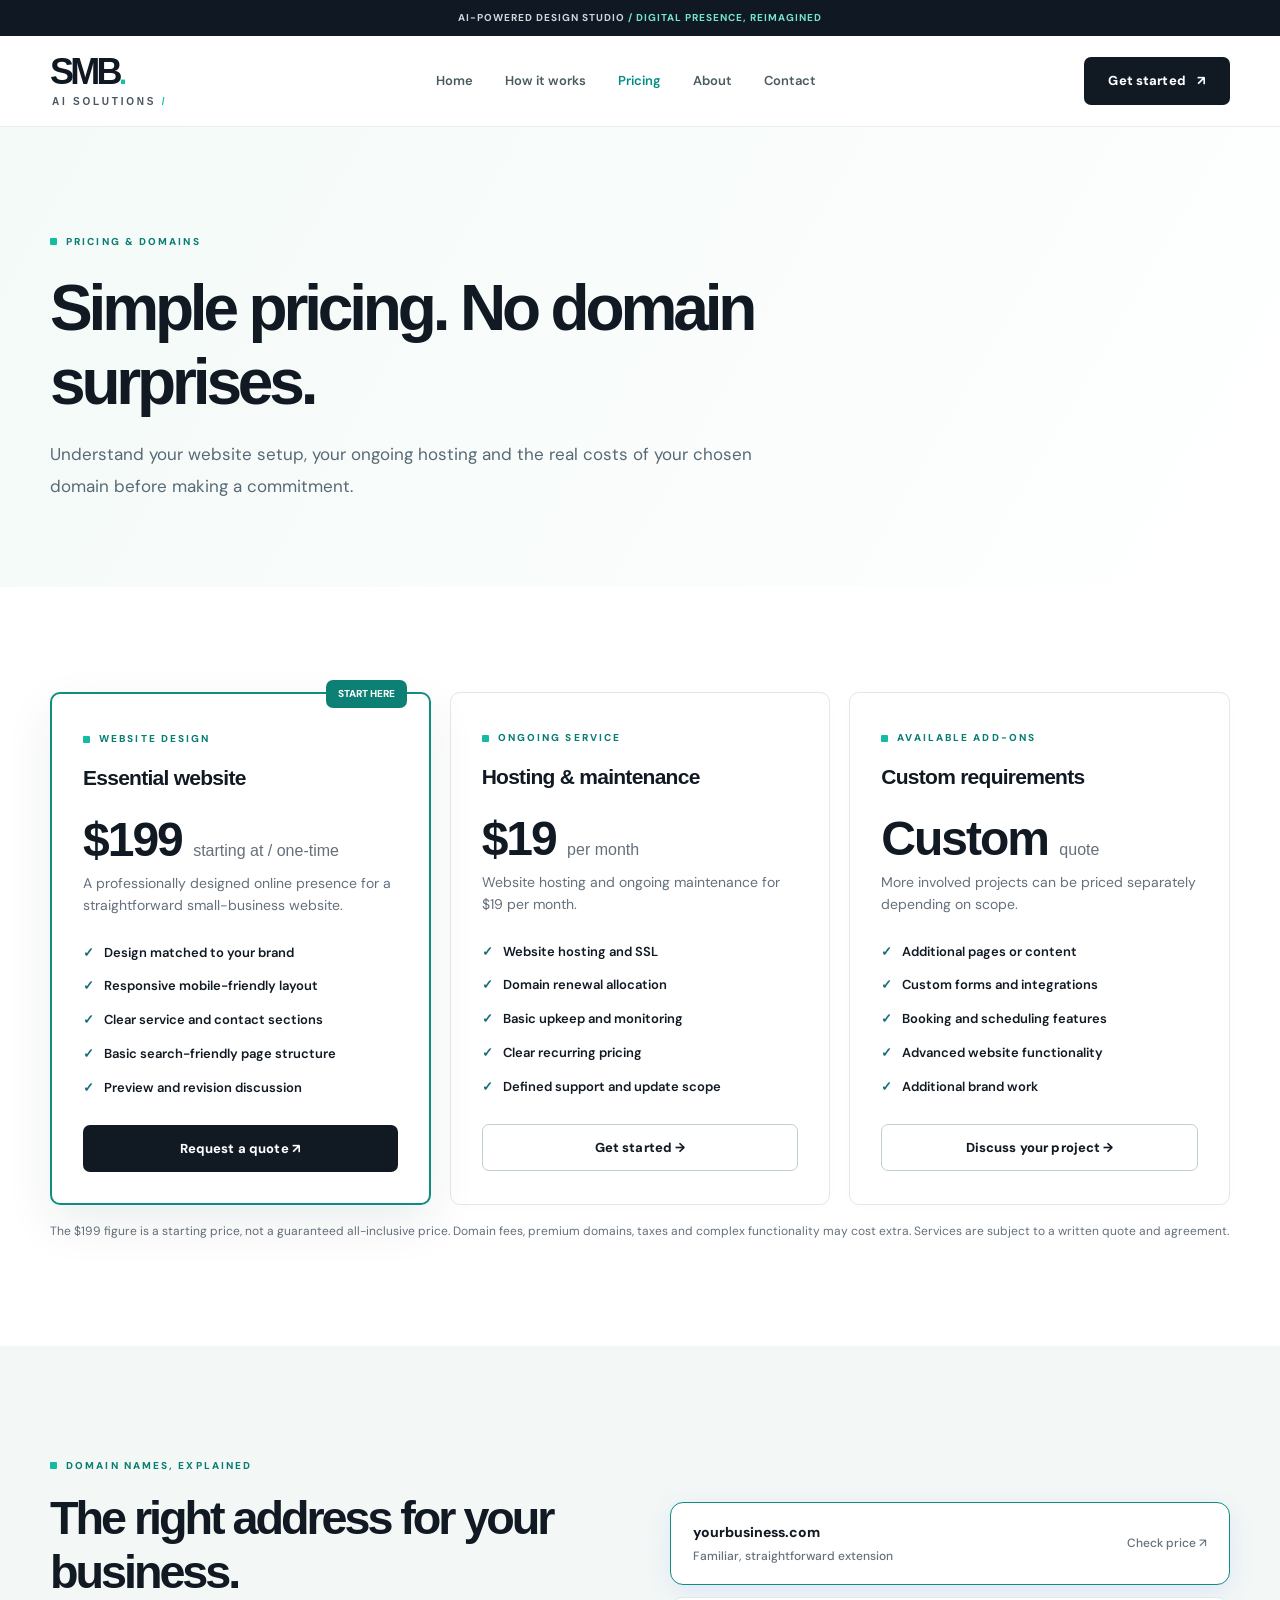
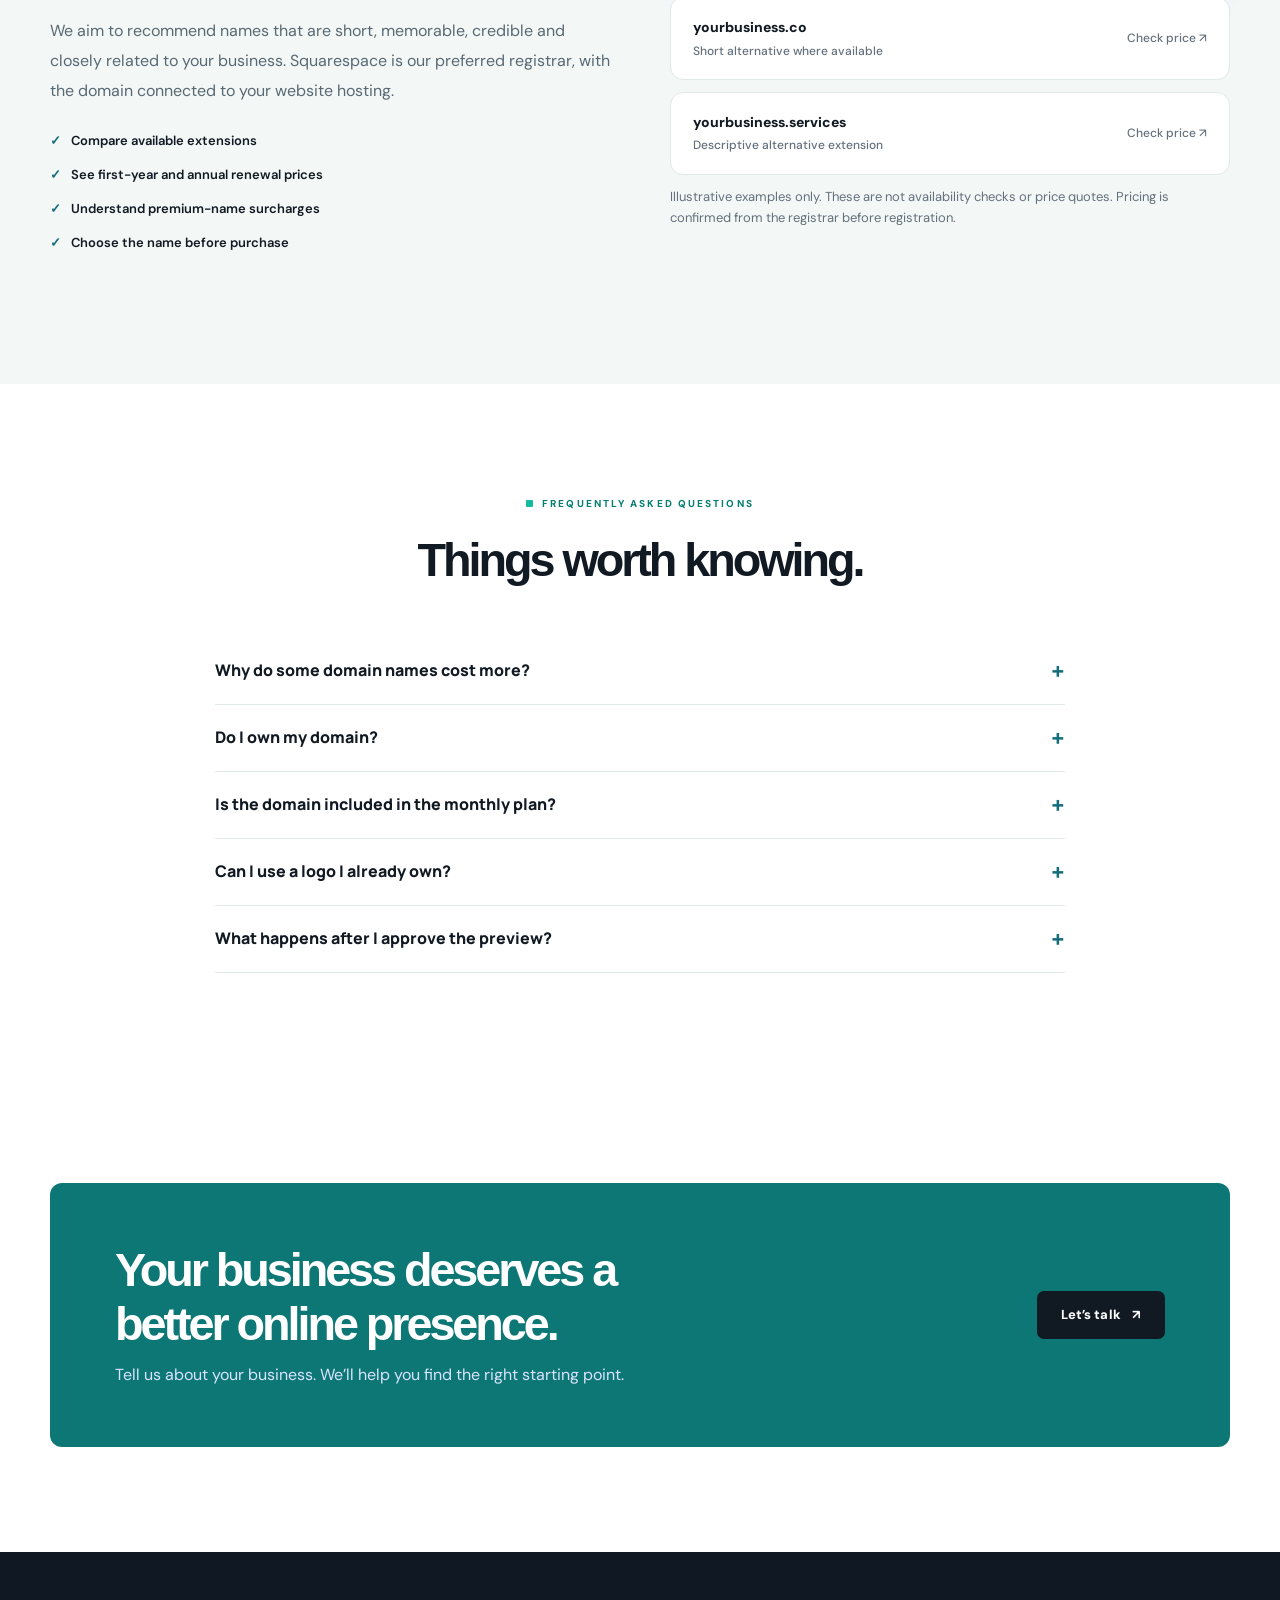
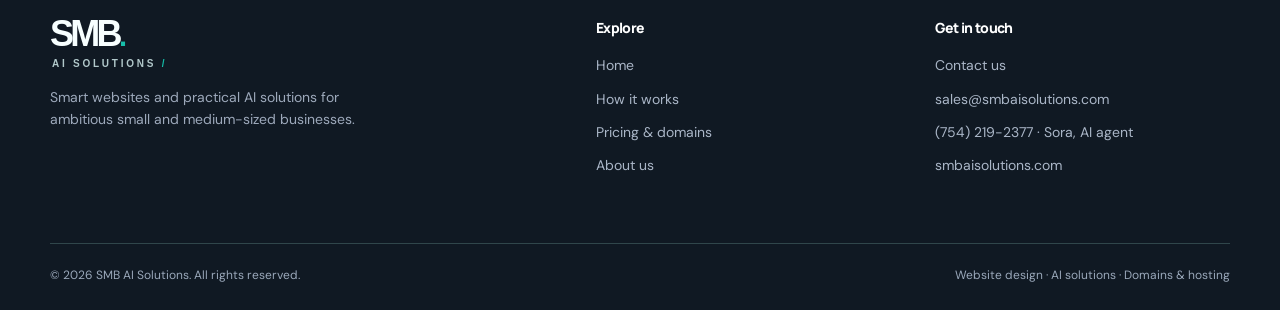
<file: pricing/index.html>
<!DOCTYPE html>
<html lang="en">

<head>
    <meta charset="utf-8">
    <meta name="viewport" content="width=device-width, initial-scale=1">
    <meta name="theme-color" content="#111a29">
    <meta name="description"
        content="Clear website setup, hosting and domain pricing from SMB AI Solutions, including professional domain suggestions.">
    <meta property="og:title" content="Pricing and Domain Options | SMB AI Solutions">
    <meta property="og:description"
        content="Clear website setup, hosting and domain pricing from SMB AI Solutions, including professional domain suggestions.">
    <meta property="og:type" content="website">
    <title>Pricing and Domain Options | SMB AI Solutions</title>
    <link rel="icon" type="image/svg+xml" href="/favicon.svg">
    <link rel="stylesheet" href="/styles.css">
</head>

<body><a class="skip" href="#main">Skip to main content</a>
    <div class="topbar">AI-powered design studio <span> / Digital presence, reimagined</span></div>
    <header class="header">
        <div class="container nav"><a href="/" class="brand" aria-label="SMB AI Solutions home"><span
                    class="brand-wordmark"><span class="brand-main">SMB<span class="brand-accent">.</span></span><span
                        class="brand-sub">AI SOLUTIONS<span class="brand-subdot"> /</span></span></span></a>
            <nav class="nav-links" id="primary-nav" aria-label="Main navigation"><a class=""
                    href="/">Home</a><a class="" href="/how-it-works/">How it works</a><a class="active"
                    href="/pricing/" aria-current="page">Pricing</a><a class="" href="/about/">About</a><a
                    class="" href="/contact/">Contact</a></nav><a class="btn btn-primary nav-cta"
                href="/contact/">Get started <span aria-hidden="true">↗</span></a><button class="menu-toggle"
                aria-controls="primary-nav" aria-expanded="false" aria-label="Open navigation">☰</button>
        </div>
    </header>
    <main id="main">
        <section class="page-hero">
            <div class="container"><span class="eyebrow">Pricing & domains</span>
                <h1>Simple pricing. No domain surprises.</h1>
                <p class="lead">Understand your website setup, your ongoing hosting and the real costs of your chosen
                    domain before making a commitment.</p>
            </div>
        </section>
        <section class="section">
            <div class="container">
                <div class="grid-3">
                    <div class="price-card recommended"><span class="flag">START HERE</span><span
                            class="eyebrow">Website design</span>
                        <h3 style="margin-top:15px">Essential website</h3>
                        <div class="price">$199 <small>starting at / one-time</small></div>
                        <p>A professionally designed online presence for a straightforward small-business website.</p>
                        <ul class="checklist">
                            <li>Design matched to your brand</li>
                            <li>Responsive mobile-friendly layout</li>
                            <li>Clear service and contact sections</li>
                            <li>Basic search-friendly page structure</li>
                            <li>Preview and revision discussion</li>
                        </ul><a class="btn btn-primary" href="/contact/">Request a quote ↗</a>
                    </div>
                    <div class="price-card"><span class="eyebrow">Ongoing service</span>
                        <h3 style="margin-top:15px">Hosting & maintenance</h3>
                        <div class="price">$19 <small>per month</small></div>
                        <p>Website hosting and ongoing maintenance for $19 per month.</p>
                        <ul class="checklist">
                            <li>Website hosting and SSL</li>
                            <li>Domain renewal allocation</li>
                            <li>Basic upkeep and monitoring</li>
                            <li>Clear recurring pricing</li>
                            <li>Defined support and update scope</li>
                        </ul><a class="btn btn-outline" href="/contact/">Get started →</a>
                    </div>
                    <div class="price-card"><span class="eyebrow">Available add-ons</span>
                        <h3 style="margin-top:15px">Custom requirements</h3>
                        <div class="price">Custom <small>quote</small></div>
                        <p>More involved projects can be priced separately depending on scope.</p>
                        <ul class="checklist">
                            <li>Additional pages or content</li>
                            <li>Custom forms and integrations</li>
                            <li>Booking and scheduling features</li>
                            <li>Advanced website functionality</li>
                            <li>Additional brand work</li>
                        </ul><a class="btn btn-outline" href="/contact/">Discuss your project →</a>
                    </div>
                </div>
                <p class="note">The $199 figure is a starting price, not a guaranteed all-inclusive price. Domain fees,
                    premium domains, taxes and complex functionality may cost extra. Services are subject to a written
                    quote and agreement.</p>
            </div>
        </section>
        <section class="section alt">
            <div class="container domain-grid">
                <div><span class="eyebrow">Domain names, explained</span>
                    <h2 style="margin:14px 0 17px">The right address for your business.</h2>
                    <p class="lead" style="font-size:16px">We aim to recommend names that are short, memorable, credible
                        and closely related to your business. Squarespace is our preferred registrar, with the domain
                        connected to your website hosting.</p>
                    <ul class="checklist">
                        <li>Compare available extensions</li>
                        <li>See first-year and annual renewal prices</li>
                        <li>Understand premium-name surcharges</li>
                        <li>Choose the name before purchase</li>
                    </ul>
                </div>
                <div class="domain-list">
                    <div class="domain-row feature">
                        <div>yourbusiness.com<br><span>Familiar, straightforward extension</span></div><span>Check price
                            ↗</span>
                    </div>
                    <div class="domain-row">
                        <div>yourbusiness.co<br><span>Short alternative where available</span></div><span>Check price
                            ↗</span>
                    </div>
                    <div class="domain-row">
                        <div>yourbusiness.services<br><span>Descriptive alternative extension</span></div><span>Check
                            price ↗</span>
                    </div>
                    <p class="smallprint">Illustrative examples only. These are not availability checks or price quotes.
                        Pricing is confirmed from the registrar before registration.</p>
                </div>
            </div>
        </section>
        <section class="section">
            <div class="container">
                <div class="section-head center"><span class="eyebrow">Frequently asked questions</span>
                    <h2>Things worth knowing.</h2>
                </div>
                <div class="faq">
                    <details>
                        <summary>Why do some domain names cost more?<span aria-hidden="true"></span></summary>
                        <p>Domain extensions have different registry and registrar pricing. Some individual names are
                            designated as premium, and first-year promotions may differ from renewals. A more expensive
                            domain is not automatically better for search rankings.</p>
                    </details>
                    <details>
                        <summary>Do I own my domain?<span aria-hidden="true"></span></summary>
                        <p>We recommend registering the domain in your name or your company's name, with clear access
                            and transfer arrangements. Ownership and account responsibilities are confirmed before
                            purchase.</p>
                    </details>
                    <details>
                        <summary>Is the domain included in the monthly plan?<span aria-hidden="true"></span></summary>
                        <p>We can include an allocation for standard domain renewals in a recurring quote. Premium
                            registration fees or unusual renewal prices may be billed separately and will be disclosed
                            in advance.</p>
                    </details>
                    <details>
                        <summary>Can I use a logo I already own?<span aria-hidden="true"></span></summary>
                        <p>Absolutely. With your permission, your existing logo will guide the site's colours, visual
                            style and presentation.</p>
                    </details>
                    <details>
                        <summary>What happens after I approve the preview?<span aria-hidden="true"></span></summary>
                        <p>We confirm the scope, domain choice, payment and final changes, then arrange the production
                            launch. Preview websites are not official sites until you approve them.</p>
                    </details>
                </div>
            </div>
        </section>
        <section class="section">
            <div class="container">
                <div class="cta-band">
                    <div>
                        <h2>Your business deserves a better online presence.</h2>
                        <p>Tell us about your business. We’ll help you find the right starting point.</p>
                    </div><a href="/contact/" class="btn btn-dark">Let’s talk <span aria-hidden="true">↗</span></a>
                </div>
            </div>
        </section>
    </main>
    <footer class="footer">
        <div class="container">
            <div class="footer-grid">
                <div><a href="/" class="brand"><span class="brand-wordmark"><span class="brand-main">SMB<span
                                    class="brand-accent">.</span></span><span class="brand-sub">AI SOLUTIONS<span
                                    class="brand-subdot"> /</span></span></span></a>
                    <p>Smart websites and practical AI solutions for ambitious small and medium-sized businesses.</p>
                </div>
                <div>
                    <h4>Explore</h4><a class="link" href="/">Home</a><a class="link"
                        href="/how-it-works/">How it works</a><a class="link" href="/pricing/">Pricing &
                        domains</a><a class="link" href="/about/">About us</a>
                </div>
                <div>
                    <h4>Get in touch</h4><a class="link" href="/contact/">Contact us</a><a class="link"
                        href="mailto:sales@smbaisolutions.com">sales@smbaisolutions.com</a><a class="link"
                        href="tel:+17542192377">(754) 219-2377 · Sora, AI agent</a><a class="link"
                        href="https://smbaisolutions.com">smbaisolutions.com</a>
                </div>
            </div>
            <div class="footer-bottom"><span>© <span data-year>2026</span> SMB AI Solutions. All rights
                    reserved.</span><span>Website design · AI solutions · Domains & hosting</span></div>
        </div>
    </footer>
    <script src="/script.js" defer></script>
</body>

</html>
</file>
<file: styles.css>
@import url('https://fonts.googleapis.com/css2?family=DM+Sans:wght@400;500;600;700&family=Manrope:wght@400;500;600;700;800&display=swap');
:root{--ink:#111a29;--muted:#687385;--blue:#2357f5;--blue-dark:#173ab0;--lime:#dcfb91;--paper:#f7f8fa;--line:#e2e6ed;--white:#fff;--radius:18px;--shadow:0 16px 55px rgba(24,41,83,.08)}*{box-sizing:border-box}html{scroll-behavior:smooth}body{margin:0;font-family:'DM Sans',Arial,sans-serif;color:var(--ink);background:var(--white);line-height:1.6}a{color:inherit;text-decoration:none}button,input,textarea,select{font:inherit}button{cursor:pointer}img{max-width:100%;display:block}.container{width:min(1180px,calc(100% - 48px));margin:auto}.skip{position:absolute;left:-9999px;top:10px;background:white;padding:8px;z-index:99}.skip:focus{left:10px}.topbar{background:#111a29;color:#cbd5e8;text-align:center;font-size:12px;padding:8px}.topbar span{color:var(--lime)}.header{position:sticky;top:0;background:rgba(255,255,255,.96);backdrop-filter:blur(14px);z-index:50;border-bottom:1px solid var(--line)}.nav{min-height:78px;display:flex;align-items:center;justify-content:space-between;gap:24px}.brand{display:flex;align-items:center;gap:11px;font-family:Manrope,sans-serif;font-weight:800;letter-spacing:-.8px;font-size:20px;white-space:nowrap}.brand-mark{height:38px;width:38px;display:grid;place-items:center;background:var(--blue);color:white;border-radius:11px;position:relative;overflow:hidden}.brand-mark:before{content:'';position:absolute;width:23px;height:23px;border:2px solid rgba(255,255,255,.3);transform:rotate(45deg);top:-9px;right:-9px}.brand-mark svg{width:23px;z-index:1}.brand-dot{color:var(--blue)}.nav-links{display:flex;align-items:center;gap:29px}.nav-links a{font-size:14px;font-weight:700;color:#4c596c}.nav-links a:hover,.nav-links a.active{color:var(--blue)}.btn{display:inline-flex;align-items:center;justify-content:center;gap:11px;border-radius:11px;padding:14px 20px;font-size:14px;font-weight:800;line-height:1.2;border:1px solid transparent;transition:transform .2s,background .2s,box-shadow .2s}.btn:hover{transform:translateY(-2px)}.btn-primary{background:var(--blue);color:white;box-shadow:0 8px 24px rgba(35,87,245,.2)}.btn-primary:hover{background:#1747d8}.btn-outline{background:white;color:var(--ink);border-color:#d4d9e4}.btn-outline:hover{border-color:var(--blue)}.btn-dark{background:var(--ink);color:white}.nav-cta{padding:12px 17px}.menu-toggle{display:none;border:1px solid var(--line);background:white;border-radius:10px;width:44px;height:44px;font-size:22px}.eyebrow{display:inline-flex;align-items:center;gap:9px;color:var(--blue);font-weight:800;text-transform:uppercase;letter-spacing:2px;font-size:11px}.eyebrow:before{content:'';width:7px;height:7px;border-radius:50%;background:var(--blue)}h1,h2,h3,h4{font-family:Manrope,sans-serif;line-height:1.16;letter-spacing:-.045em;margin:0}h1{font-size:clamp(43px,5.6vw,76px);font-weight:800}h2{font-size:clamp(31px,3.65vw,49px)}h3{font-size:21px}p{margin:0}.lead{font-size:18px;color:var(--muted);max-width:570px;line-height:1.75}.hero{background:radial-gradient(circle at 90% 10%,#edf2ff 0,transparent 46%),linear-gradient(180deg,#fff,#f9fbff);padding:95px 0 99px;overflow:hidden}.hero-grid{display:grid;grid-template-columns:1.02fr 1fr;gap:58px;align-items:center}.hero h1{margin:19px 0 22px}.hero h1 em{color:var(--blue);font-style:normal}.hero-actions{display:flex;gap:12px;flex-wrap:wrap;margin:30px 0 35px}.trust{display:flex;gap:18px;flex-wrap:wrap;font-size:13px;font-weight:700;color:#5f6c7e}.trust span:before{content:'✓';font-size:13px;color:var(--blue);margin-right:8px}.browser{background:white;border:1px solid #dce3f4;border-radius:20px;padding:12px;box-shadow:0 30px 80px rgba(31,57,114,.15);transform:rotate(-2deg);position:relative}.browser-top{display:flex;align-items:center;gap:6px;padding:5px 7px 13px}.browser-top i{width:8px;height:8px;border-radius:50%;background:#ffbfb7}.browser-top i:nth-child(2){background:#ffe4a6}.browser-top i:nth-child(3){background:#b4e5c3}.browser-url{margin:auto;background:#f2f4f8;padding:4px 25px;border-radius:5px;font-size:10px;color:#8992a2}.mock-site{overflow:hidden;border-radius:11px;background:#101b27;color:white}.mock-nav{padding:17px 24px;display:flex;justify-content:space-between;align-items:center;font-size:9px;color:#e9edf0}.mock-nav strong{font:800 16px Manrope}.mock-site-body{display:grid;grid-template-columns:1fr 1fr;min-height:260px}.mock-copy{padding:30px 12px 35px 27px}.mock-copy small{color:#bcf384;font-size:9px;letter-spacing:1.5px}.mock-copy h3{font-size:clamp(21px,2.2vw,32px);line-height:1.16;margin:10px 0}.mock-copy p{font-size:10px;color:#bdc5d1;line-height:1.6}.mock-button{display:inline-block;background:#d5f58e;color:#15231c;border-radius:4px;padding:8px 13px;font-size:9px;font-weight:800;margin-top:17px}.mock-photo{background:linear-gradient(130deg,rgba(9,24,32,.1),rgba(9,24,32,.35)),url('https://images.unsplash.com/photo-1504307651254-35680f356dfd?w=900&q=80') center/cover;min-height:250px}.float-tag{position:absolute;right:-14px;bottom:28px;background:white;border:1px solid #e5e9f2;box-shadow:var(--shadow);padding:13px 17px;border-radius:12px;font-size:12px;font-weight:800;transform:rotate(2deg)}.float-tag span{display:block;font-size:10px;color:#748093;font-weight:500}.section{padding:100px 0}.section.alt{background:var(--paper)}.section-head{max-width:740px;margin-bottom:45px}.section-head h2{margin:13px 0 15px}.section-head p{font-size:16px;color:var(--muted)}.center{text-align:center;margin-left:auto;margin-right:auto}.grid-3{display:grid;grid-template-columns:repeat(3,1fr);gap:19px}.grid-4{display:grid;grid-template-columns:repeat(4,1fr);gap:19px}.service-card,.step-card,.price-card,.feature-card{border:1px solid var(--line);border-radius:var(--radius);padding:29px;background:white;transition:transform .2s,box-shadow .2s}.service-card:hover,.step-card:hover,.feature-card:hover{transform:translateY(-4px);box-shadow:var(--shadow)}.iconbox{width:48px;height:48px;display:grid;place-items:center;background:#eef2ff;border-radius:13px;margin-bottom:23px;color:var(--blue);font-size:23px;font-weight:800}.iconbox svg{width:24px;height:24px}.service-card h3,.step-card h3,.feature-card h3{margin-bottom:12px}.service-card p,.step-card p,.feature-card p{color:var(--muted);font-size:14px}.process-line{display:flex;justify-content:space-between;align-items:center;margin:2px 0 20px}.step-number{font:800 17px Manrope;color:var(--blue)}.arrow{color:#b3bfd8;font-size:23px}.statement{background:#111a29;color:white;border-radius:25px;padding:60px 65px;display:grid;grid-template-columns:1.4fr 1fr;gap:70px;align-items:center;position:relative;overflow:hidden}.statement:after{content:'';position:absolute;width:270px;height:270px;background:#253d86;border-radius:50%;right:-140px;bottom:-180px;opacity:.35}.statement h2{margin:13px 0 16px}.statement p{color:#b9c2d0;font-size:16px}.pill-list{display:flex;flex-wrap:wrap;gap:10px}.pill{border:1px solid #42506a;color:#e7ecf4;padding:11px 13px;border-radius:9px;font-size:12px;font-weight:700}.example-panel{background:#eaf0ff;border-radius:22px;padding:32px;display:grid;grid-template-columns:1fr 1.1fr;align-items:center;gap:40px}.example-panel h3{font-size:28px;margin:12px 0}.example-panel p{color:var(--muted);font-size:15px}.palette{display:flex;gap:9px;margin-top:26px}.palette b{display:block;width:37px;height:37px;border-radius:50%;border:3px solid #fff;box-shadow:0 2px 8px #0002}.mini-preview{border:9px solid white;background:#192a34;border-radius:15px;overflow:hidden;box-shadow:0 16px 45px #213b7b2b;color:white;min-height:230px}.mini-preview .strip{padding:13px 19px;border-bottom:1px solid #ffffff20;font-size:12px;font-weight:800}.mini-preview .mini-inner{padding:26px}.mini-preview h4{font-size:27px;margin-bottom:9px}.mini-preview p{font-size:11px;color:#c6d5dc;max-width:280px}.mini-preview button{font-size:10px;border:0;background:#d7f092;padding:10px 16px;border-radius:4px;font-weight:800;margin-top:19px}.price-card{padding:35px}.price-card.recommended{border:2px solid var(--blue);box-shadow:var(--shadow);position:relative}.flag{position:absolute;right:22px;top:-14px;background:var(--blue);color:white;padding:6px 12px;border-radius:7px;font-size:10px;font-weight:800}.price{font:800 48px Manrope;letter-spacing:-2px;margin:22px 0 5px}.price small{font-size:16px;font-weight:500;color:var(--muted);letter-spacing:0}.price-card>p{color:var(--muted);font-size:14px}.checklist{list-style:none;padding:0;margin:26px 0;display:grid;gap:13px}.checklist li{font-size:13px;font-weight:600}.checklist li:before{content:'✓';color:var(--blue);font-weight:900;margin-right:10px}.price-card .btn{width:100%}.note{font-size:12px;color:var(--muted);margin-top:17px}.domain-grid{display:grid;grid-template-columns:1fr 1fr;gap:60px;align-items:center}.domain-list{display:grid;gap:12px}.domain-row{display:flex;align-items:center;justify-content:space-between;background:#fff;padding:18px 22px;border-radius:13px;border:1px solid var(--line);font-weight:800;font-size:14px;gap:12px}.domain-row span{font-weight:500;font-size:12px;color:var(--muted)}.domain-row.feature{border-color:var(--blue);box-shadow:0 7px 26px #2357f51a}.faq{max-width:850px;margin:auto}.faq details{border-bottom:1px solid var(--line);padding:21px 0}.faq summary{font:800 16px Manrope;cursor:pointer;list-style:none;display:flex;justify-content:space-between;gap:15px}.faq summary:after{content:'+';color:var(--blue);font-size:24px;line-height:1}.faq details[open] summary:after{content:'−'}.faq details p{padding-top:14px;color:var(--muted);font-size:14px}.cta-band{background:var(--blue);padding:60px 65px;color:white;border-radius:24px;display:flex;justify-content:space-between;align-items:center;gap:35px}.cta-band h2{max-width:580px;margin-bottom:10px}.cta-band p{color:#dbe4ff}.footer{background:#111a29;color:white;padding:66px 0 25px}.footer-grid{display:grid;grid-template-columns:1.7fr 1fr 1fr;gap:45px}.footer .brand{margin-bottom:18px}.footer p{color:#9da9bb;max-width:330px;font-size:14px}.footer h4{font:800 14px Manrope;margin-bottom:17px}.footer a.link{display:block;color:#aab6c7;font-size:14px;margin-bottom:11px}.footer a:hover{color:white}.footer-bottom{border-top:1px solid #314052;margin-top:55px;padding-top:22px;color:#9aa8ba;font-size:12px;display:flex;justify-content:space-between;gap:20px}.page-hero{padding:95px 0 76px;background:linear-gradient(130deg,#f6f9ff,#fff)}.page-hero h1{max-width:860px;font-size:clamp(43px,5vw,64px);margin:18px 0 20px}.page-hero .lead{max-width:710px}.two-col{display:grid;grid-template-columns:1fr 1fr;gap:72px;align-items:center}.number-list{counter-reset:item;list-style:none;padding:0;display:grid;gap:22px}.number-list li{position:relative;padding-left:65px}.number-list li:before{counter-increment:item;content:'0' counter(item);position:absolute;left:0;top:0;font:800 20px Manrope;color:var(--blue)}.number-list strong{display:block;margin-bottom:5px}.number-list p{font-size:14px;color:var(--muted)}.info-block{background:#edf2ff;padding:45px;border-radius:20px}.info-block h3{margin-bottom:18px}.info-block p{color:var(--muted)}.contact-grid{display:grid;grid-template-columns:.9fr 1.1fr;gap:80px}.contact-box{background:var(--paper);padding:35px;border-radius:18px}.contact-box h3{margin-bottom:16px}.contact-box p{color:var(--muted);font-size:14px;margin-bottom:22px}.contact-box a{color:var(--blue);font-weight:800}.form{border:1px solid var(--line);border-radius:18px;padding:38px;background:white}.form label{font-size:12px;font-weight:800;display:block;margin-bottom:7px}.form input,.form textarea,.form select{display:block;width:100%;border:1px solid #d8deea;border-radius:9px;padding:13px 14px;background:white;color:var(--ink);outline:none}.form input:focus,.form textarea:focus,.form select:focus{border-color:var(--blue);box-shadow:0 0 0 3px #2357f51a}.form-field{margin-bottom:19px}.form textarea{resize:vertical;min-height:130px}.form .btn{width:100%}.legal{font-size:11px;color:var(--muted);margin-top:12px}.status{font-size:13px;color:var(--blue);margin-top:12px;min-height:20px}.tag{display:inline-flex;padding:6px 11px;background:#eaf0ff;color:var(--blue);border-radius:6px;font-size:11px;font-weight:800}.smallprint{font-size:13px;color:var(--muted)}@media(max-width:950px){.nav-links{gap:15px}.nav-links a{font-size:12px}.hero-grid{gap:25px}.grid-4{grid-template-columns:repeat(2,1fr)}.statement{gap:30px;padding:44px}.footer-grid{gap:25px}}@media(max-width:760px){.container{width:min(100% - 32px,1180px)}.topbar{font-size:10px}.nav{min-height:68px}.brand{font-size:18px}.nav-links{position:absolute;display:none;top:68px;left:0;right:0;background:white;flex-direction:column;align-items:stretch;padding:20px 24px;border-bottom:1px solid var(--line);box-shadow:0 18px 30px #101a2815}.nav-links.open{display:flex}.nav-links a{font-size:15px}.nav-cta{display:none}.menu-toggle{display:block}.hero{padding:67px 0 80px}.hero-grid,.domain-grid,.two-col,.contact-grid{grid-template-columns:1fr;gap:40px}.hero h1{font-size:clamp(41px,10vw,65px)}.hero-visual{max-width:590px;margin:0 auto;width:100%}.float-tag{right:0}.section{padding:73px 0}.grid-3{grid-template-columns:1fr}.statement,.example-panel{grid-template-columns:1fr;padding:32px}.cta-band{padding:36px;flex-direction:column;align-items:flex-start}.footer-grid{grid-template-columns:1fr 1fr;gap:35px}.footer-grid>div:first-child{grid-column:1/-1}.footer-bottom{flex-direction:column}.page-hero{padding:68px 0 56px}.form{padding:22px}.mock-copy{padding:20px 8px 23px 19px}.mock-site-body{min-height:200px}.mock-photo{min-height:200px}}@media(max-width:420px){.hero-actions .btn{width:100%}.grid-4{grid-template-columns:1fr}.mock-nav{padding:12px}.mock-copy h3{font-size:20px}.mock-copy p{font-size:8px}.mock-button{font-size:8px}.domain-row{padding:14px}.price-card{padding:26px}}


/* SMB AI Solutions — typography-first redesign (v2) */
@import url('https://fonts.googleapis.com/css2?family=DM+Sans:wght@400;500;600;700&family=Space+Grotesk:wght@400;500;600;700&display=swap');
:root{--ink:#111923;--muted:#64707c;--blue:#136e7a;--blue-dark:#0b4d5c;--lime:#8cf0dd;--paper:#f4f7f7;--line:#e0e8e8;--radius:15px;--shadow:0 18px 48px rgba(15,40,50,.08)}
body{font-family:'DM Sans',Arial,sans-serif}h1,h2,h3,h4,.price{font-family:'Space Grotesk',Arial,sans-serif}h1,h2{letter-spacing:-.065em}h3{letter-spacing:-.035em}
.topbar{background:#101923;color:#cbd9dd;letter-spacing:.1em;text-transform:uppercase;font-weight:700;font-size:10px;padding:10px}.topbar span{color:#74e5d3}
.header{background:rgba(255,255,255,.97);border-color:#e6eeee}.nav{min-height:90px}
.brand{display:inline-flex;align-items:center;gap:0;font-family:'Space Grotesk',sans-serif;line-height:1;letter-spacing:0}
.brand-wordmark{display:flex;flex-direction:column;align-items:flex-start;line-height:.91}
.brand-main{font-size:36px;letter-spacing:-3.7px;font-weight:700;color:#101923}
.brand-accent{color:#17bea9;font-size:29px;letter-spacing:-2px}
.brand-sub{margin:8px 0 0 2px;font-size:10px;letter-spacing:2.75px;font-weight:700;color:#495663}
.brand-subdot{color:#15bda8}
.footer .brand-main{color:#f7ffff}.footer .brand-sub{color:#b1c8ca}
.nav-links{gap:32px}.nav-links a{font-size:13px;color:#495b60;font-weight:600}.nav-links a:hover,.nav-links a.active{color:#008e84}
.btn{border-radius:7px;padding:15px 23px;font-size:13px;letter-spacing:.01em}.btn-primary{background:#111923;box-shadow:none}.btn-primary:hover{background:#126e74}.btn-outline{border-color:#bfcfd0}.btn-outline:hover{border-color:#136e7a}.btn-dark{background:#111923}
.hero{background:linear-gradient(135deg,#f9fcfb 0%,#eff7f6 60%,#f8fbfa 100%);padding:117px 0 125px;position:relative}.hero:before{content:'';position:absolute;inset:0;pointer-events:none;background-image:linear-gradient(#136e7a08 1px,transparent 1px),linear-gradient(90deg,#136e7a08 1px,transparent 1px);background-size:72px 72px;mask-image:linear-gradient(90deg,transparent,#000)}.hero>.container{position:relative}.hero-grid{grid-template-columns:1.06fr .94fr;gap:68px}
.hero h1{font-size:clamp(55px,6.7vw,91px);line-height:1.025;font-weight:700;margin:24px 0 27px}.hero h1 em{color:#0e9385;font-style:normal}.lead{font-size:17px;line-height:1.85;color:#586974}
.eyebrow{color:#087e73;font-size:10px;letter-spacing:2.1px}.eyebrow:before{background:#14bba3;border-radius:1px}
.trust{gap:22px;color:#536d72}.trust span:before{color:#04a58f}
.browser{transform:rotate(-1.5deg);border:1px solid #d9e7e6;box-shadow:0 38px 85px #142e2d24;border-radius:14px}.mock-site{background:#17232a;border-radius:7px}.mock-site-body{min-height:293px}.mock-photo{min-height:293px}.mock-button{background:#a6ead8}.mock-copy small{color:#a6ead8}.float-tag{border-radius:6px}
.section{padding:105px 0}.section.alt{background:#f3f7f6}.section-head{margin-bottom:51px}.section-head h2{margin:18px 0 17px}.section-head p{line-height:1.85}
.service-card,.step-card,.price-card,.feature-card{border-radius:10px;padding:31px;box-shadow:0 2px 12px #123b3804}.iconbox{color:#006e68;background:#e8f7f4;border-radius:7px}.step-number{color:#048f81}.arrow{color:#60a69c}
.statement{background:#101d23;border-radius:12px}.statement:after{background:#0b9c8d}.pill{border-radius:4px}.cta-band{background:#0d7775;border-radius:12px}.footer{background:#101923}.footer-bottom{border-color:#30464b}
.page-hero{background:linear-gradient(120deg,#f3faf8,#fff);padding:100px 0 85px}.tag{background:#e3f6f2;color:#096e64}.domain-row.feature,.price-card.recommended{border-color:#0d8e81}.flag{background:#0d8075}.number-list li:before{color:#078477}.info-block,.example-panel{background:#eaf5f2}.form input:focus,.form textarea:focus,.form select:focus{border-color:#078477;box-shadow:0 0 0 3px #07847718}.contact-box a{color:#087d73}
@media(max-width:950px){.nav-links{gap:17px}.hero-grid{gap:30px}.hero h1{font-size:clamp(51px,6vw,75px)}}
@media(max-width:760px){.nav{min-height:78px}.brand-main{font-size:31px}.brand-sub{font-size:9px;letter-spacing:2.3px;margin-top:6px}.nav-links{top:78px}.hero{padding:80px 0 90px}.hero-grid{grid-template-columns:1fr;gap:55px}.hero h1{font-size:clamp(52px,11vw,78px)}.section{padding:75px 0}}
@media(max-width:420px){.hero h1{font-size:clamp(45px,12vw,58px)}.hero-actions .btn{width:100%}}

/* Contact page: Sora phone agent and inline email delivery */
.sora-card{background:linear-gradient(135deg,#10262a,#123c40);color:white;border:1px solid #235758}
.sora-card h3{margin:15px 0 12px;line-height:1.24}.sora-card p{color:#cadcda}.sora-chip{display:inline-flex;align-items:center;gap:8px;font-size:10px;font-weight:800;letter-spacing:1.5px;color:#a9efe0}.sora-indicator{width:8px;height:8px;background:#58dbb9;border-radius:50%;box-shadow:0 0 0 4px #58dbb926}
.sora-card .sora-call{background:#d9fff2;color:#102e31;display:inline-flex;padding:14px 17px;max-width:100%;white-space:normal}.sora-card .sora-call:hover{background:white;color:#102e31}.sora-card .sora-disclosure{font-size:12px;margin:15px 0 0;color:#a8c4c2}
.form-honeypot{position:absolute;left:-10000px;top:auto;width:1px;height:1px;overflow:hidden}.form button:disabled{opacity:.65;cursor:wait}.status-success{color:#08775b}.status-error{color:#a13f36}
</file>
